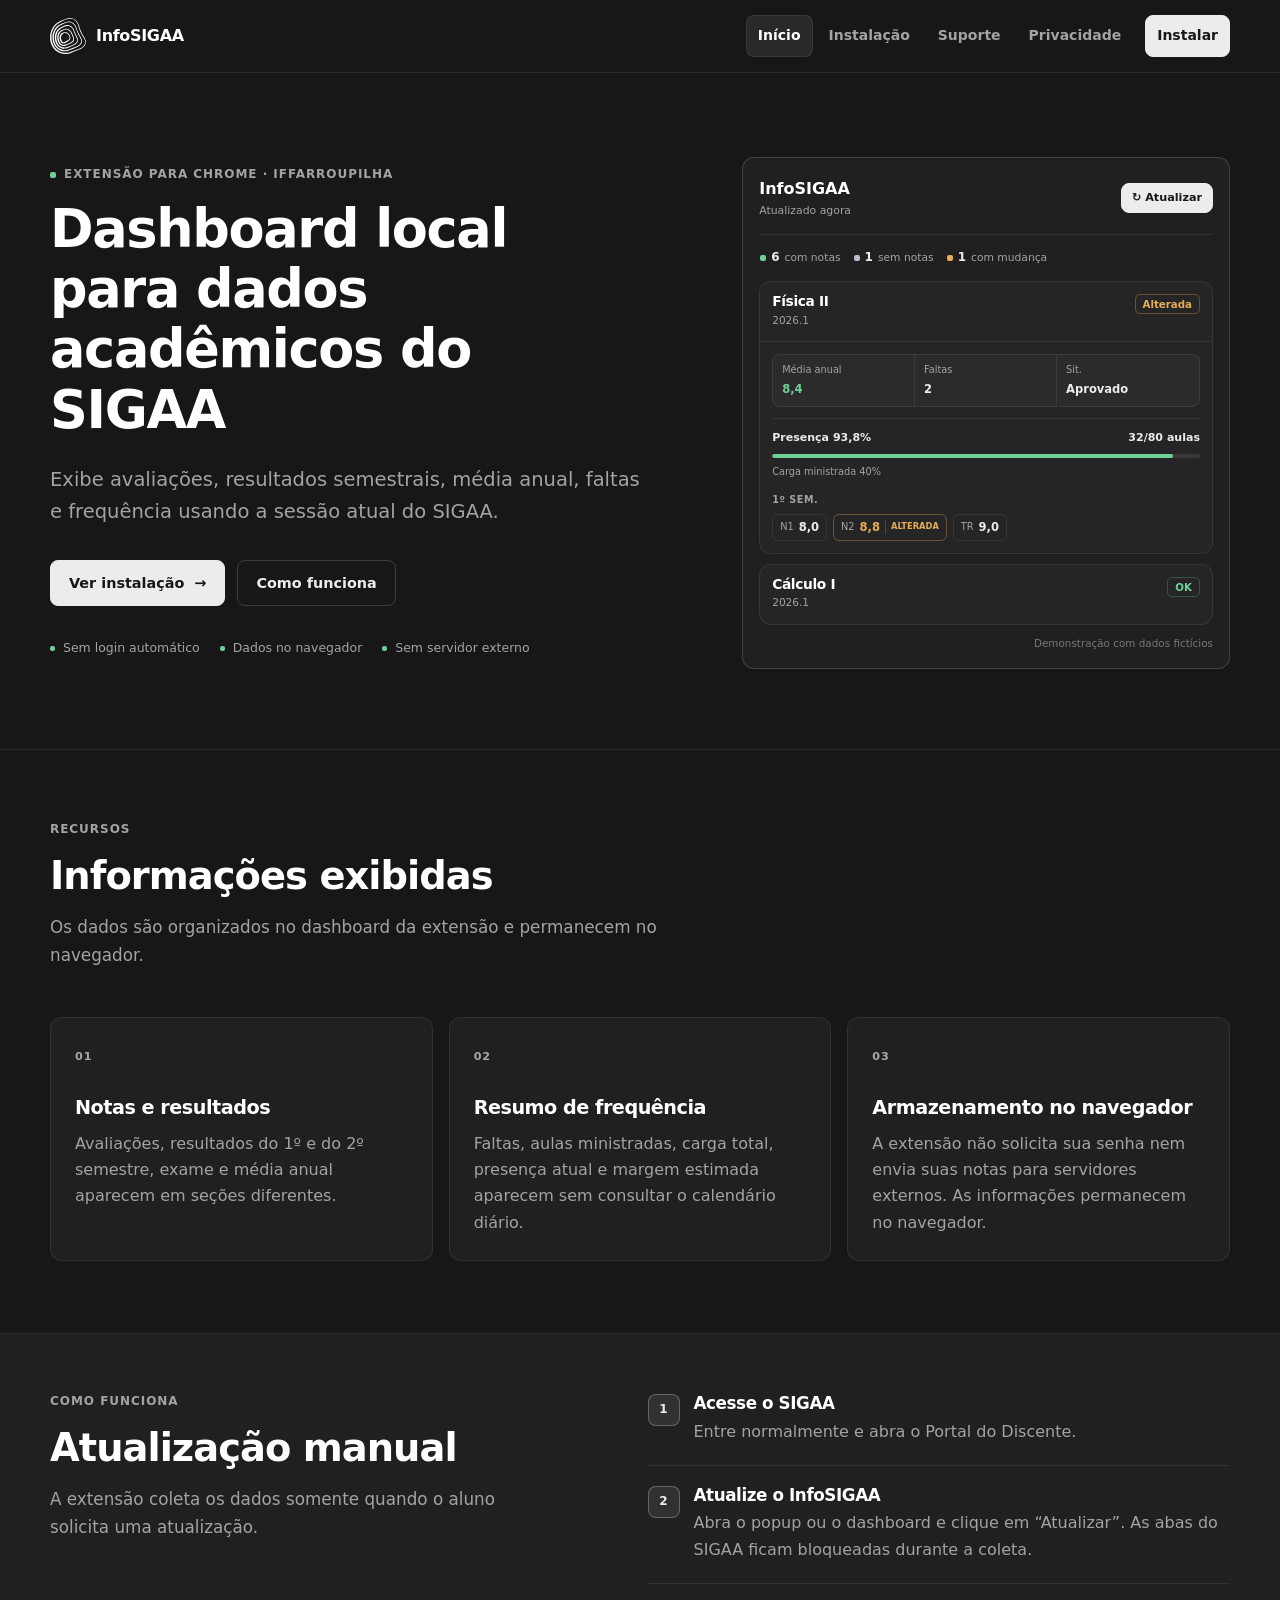
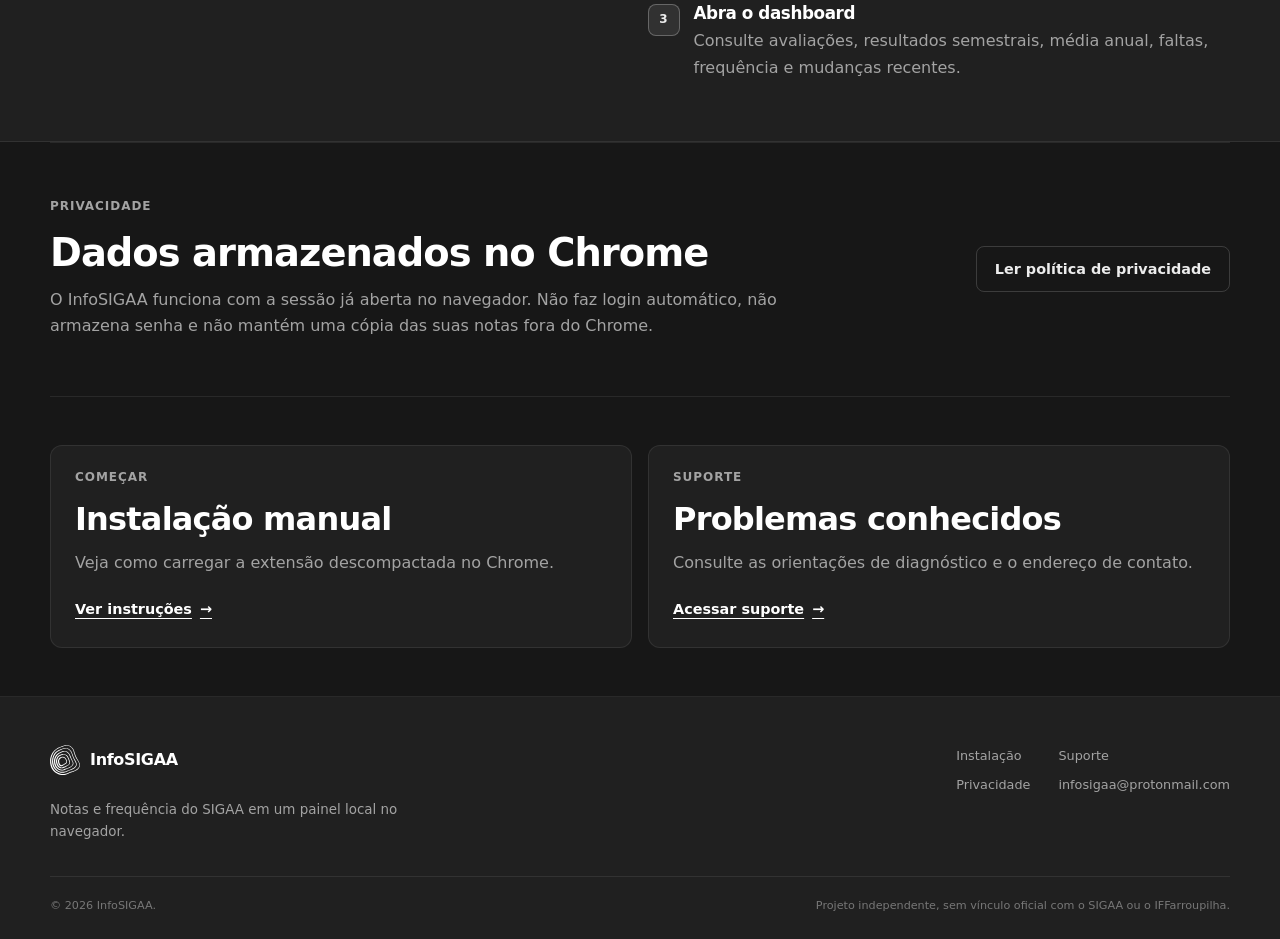
<file: website/index.html>
<!doctype html>
<html lang="pt-BR">
  <head>
    <meta charset="utf-8">
    <meta name="viewport" content="width=device-width, initial-scale=1">
    <meta name="description" content="InfoSIGAA organiza notas, mudanças recentes e frequência do SIGAA em um painel local no Chrome.">
    <meta name="theme-color" content="#171717">
    <meta name="color-scheme" content="dark">
    <title>InfoSIGAA — Suas notas do SIGAA em um painel claro</title>
    <link rel="icon" type="image/svg+xml" href="assets/brand/favicon.svg?v=3">
    <link rel="apple-touch-icon" href="assets/brand/apple-touch-icon.png">
    <link rel="stylesheet" href="assets/css/site.css">
    <script src="assets/js/site.js" defer></script>
  </head>
  <body>
    <a class="skip-link" href="#conteudo">Pular para o conteúdo</a>

    <header class="site-header">
      <div class="container header-inner">
        <a class="brand" href="./" aria-label="InfoSIGAA — página inicial">
          <img src="assets/brand/logo-mark-white.svg" alt="" width="36" height="36">
          <span>InfoSIGAA</span>
        </a>
        <button class="nav-toggle" type="button" aria-expanded="false" aria-controls="site-nav" data-nav-toggle>
          <span class="nav-toggle-label">Menu</span>
          <span class="nav-toggle-icon" aria-hidden="true"></span>
        </button>
        <nav class="site-nav" id="site-nav" aria-label="Navegação principal" data-site-nav>
          <a href="./" aria-current="page">Início</a>
          <a href="instalacao/">Instalação</a>
          <a href="suporte/">Suporte</a>
          <a href="privacidade/">Privacidade</a>
          <a class="nav-cta" href="instalacao/">Instalar</a>
        </nav>
      </div>
    </header>

    <main id="conteudo">
      <section class="hero" aria-labelledby="hero-title">
        <div class="container hero-grid">
          <div class="hero-copy">
            <p class="eyebrow"><span class="status-dot ok" aria-hidden="true"></span> Extensão para Chrome · IFFarroupilha</p>
            <h1 id="hero-title">Dashboard local para dados acadêmicos do SIGAA</h1>
            <p class="hero-lead">Exibe avaliações, resultados semestrais, média anual, faltas e frequência usando a sessão atual do SIGAA.</p>
            <div class="button-row">
              <a class="button button-primary" href="instalacao/">
                Ver instalação
                <span aria-hidden="true">→</span>
              </a>
              <a class="button button-secondary" href="#como-funciona">Como funciona</a>
            </div>
            <ul class="trust-list" aria-label="Destaques de privacidade">
              <li>Sem login automático</li>
              <li>Dados no navegador</li>
              <li>Sem servidor externo</li>
            </ul>
          </div>

          <div class="product-preview" aria-label="Prévia ilustrativa do painel InfoSIGAA">
            <div class="preview-toolbar">
              <div>
                <p class="preview-title">InfoSIGAA</p>
                <p class="preview-muted">Atualizado agora</p>
              </div>
              <span class="preview-button" aria-hidden="true">↻ Atualizar</span>
            </div>
            <div class="preview-status" aria-label="Resumo ilustrativo">
              <span><i class="status-dot ok"></i><strong>6</strong> com notas</span>
              <span><i class="status-dot info"></i><strong>1</strong> sem notas</span>
              <span><i class="status-dot warning"></i><strong>1</strong> com mudança</span>
            </div>
            <article class="preview-course">
              <header class="preview-course-header">
                <div>
                  <h2>Física II</h2>
                  <p>2026.1</p>
                </div>
                <span class="badge changed">Alterada</span>
              </header>
              <div class="preview-course-body">
                <div class="preview-stats">
                  <span><small>Média anual</small><strong class="ok-text">8,4</strong></span>
                  <span><small>Faltas</small><strong>2</strong></span>
                  <span><small>Sit.</small><strong>Aprovado</strong></span>
                </div>
                <div class="preview-attendance">
                  <div><span>Presença 93,8%</span><span>32/80 aulas</span></div>
                  <div class="attendance-bar"><span style="width: 93.8%"></span></div>
                  <small>Carga ministrada 40%</small>
                </div>
                <p class="preview-label">1º sem.</p>
                <div class="preview-grades">
                  <span><small>N1</small><strong>8,0</strong></span>
                  <span class="changed"><small>N2</small><strong>8,8</strong><em>Alterada</em></span>
                  <span><small>TR</small><strong>9,0</strong></span>
                </div>
              </div>
            </article>
            <article class="preview-course compact-course">
              <header class="preview-course-header">
                <div>
                  <h2>Cálculo I</h2>
                  <p>2026.1</p>
                </div>
                <span class="badge ok">OK</span>
              </header>
            </article>
            <p class="preview-disclaimer">Demonstração com dados fictícios</p>
          </div>
        </div>
      </section>

      <section class="section" aria-labelledby="beneficios-title">
        <div class="container">
          <div class="section-heading">
            <p class="eyebrow">Recursos</p>
            <h2 id="beneficios-title">Informações exibidas</h2>
            <p>Os dados são organizados no dashboard da extensão e permanecem no navegador.</p>
          </div>
          <div class="feature-grid">
            <article class="feature-card">
              <span class="feature-index">01</span>
              <h3>Notas e resultados</h3>
              <p>Avaliações, resultados do 1º e do 2º semestre, exame e média anual aparecem em seções diferentes.</p>
            </article>
            <article class="feature-card">
              <span class="feature-index warning-text">02</span>
              <h3>Resumo de frequência</h3>
              <p>Faltas, aulas ministradas, carga total, presença atual e margem estimada aparecem sem consultar o calendário diário.</p>
            </article>
            <article class="feature-card">
              <span class="feature-index ok-text">03</span>
              <h3>Armazenamento no navegador</h3>
              <p>A extensão não solicita sua senha nem envia suas notas para servidores externos. As informações permanecem no navegador.</p>
            </article>
          </div>
        </div>
      </section>

      <section class="section section-muted" id="como-funciona" aria-labelledby="funcionamento-title">
        <div class="container split-heading">
          <div class="section-heading">
            <p class="eyebrow">Como funciona</p>
            <h2 id="funcionamento-title">Atualização manual</h2>
            <p>A extensão coleta os dados somente quando o aluno solicita uma atualização.</p>
          </div>
          <ol class="steps-list">
            <li>
              <span>1</span>
              <div><h3>Acesse o SIGAA</h3><p>Entre normalmente e abra o Portal do Discente.</p></div>
            </li>
            <li>
              <span>2</span>
              <div><h3>Atualize o InfoSIGAA</h3><p>Abra o popup ou o dashboard e clique em “Atualizar”. As abas do SIGAA ficam bloqueadas durante a coleta.</p></div>
            </li>
            <li>
              <span>3</span>
              <div><h3>Abra o dashboard</h3><p>Consulte avaliações, resultados semestrais, média anual, faltas, frequência e mudanças recentes.</p></div>
            </li>
          </ol>
        </div>
      </section>

      <section class="section" aria-labelledby="privacidade-resumo-title">
        <div class="container privacy-panel">
          <div>
            <p class="eyebrow"><span class="status-dot ok" aria-hidden="true"></span> Privacidade</p>
            <h2 id="privacidade-resumo-title">Dados armazenados no Chrome</h2>
            <p>O InfoSIGAA funciona com a sessão já aberta no navegador. Não faz login automático, não armazena senha e não mantém uma cópia das suas notas fora do Chrome.</p>
          </div>
          <a class="button button-secondary" href="privacidade/">Ler política de privacidade</a>
        </div>
      </section>

      <section class="section section-compact" aria-label="Próximos passos">
        <div class="container action-grid">
          <article class="action-card">
            <p class="eyebrow">Começar</p>
            <h2>Instalação manual</h2>
            <p>Veja como carregar a extensão descompactada no Chrome.</p>
            <a class="text-link" href="instalacao/">Ver instruções <span aria-hidden="true">→</span></a>
          </article>
          <article class="action-card">
            <p class="eyebrow">Suporte</p>
            <h2>Problemas conhecidos</h2>
            <p>Consulte as orientações de diagnóstico e o endereço de contato.</p>
            <a class="text-link" href="suporte/">Acessar suporte <span aria-hidden="true">→</span></a>
          </article>
        </div>
      </section>
    </main>

    <footer class="site-footer">
      <div class="container footer-grid">
        <div class="footer-brand">
          <a class="brand" href="./"><img src="assets/brand/logo-mark-white.svg" alt="" width="30" height="30"><span>InfoSIGAA</span></a>
          <p>Notas e frequência do SIGAA em um painel local no navegador.</p>
        </div>
        <nav aria-label="Links do rodapé">
          <a href="instalacao/">Instalação</a>
          <a href="suporte/">Suporte</a>
          <a href="privacidade/">Privacidade</a>
          <a href="mailto:infosigaa@protonmail.com">infosigaa@protonmail.com</a>
        </nav>
      </div>
      <div class="container footer-meta">
        <p>© <span data-current-year>2026</span> InfoSIGAA.</p>
        <p>Projeto independente, sem vínculo oficial com o SIGAA ou o IFFarroupilha.</p>
      </div>
    </footer>
  </body>
</html>
</file>
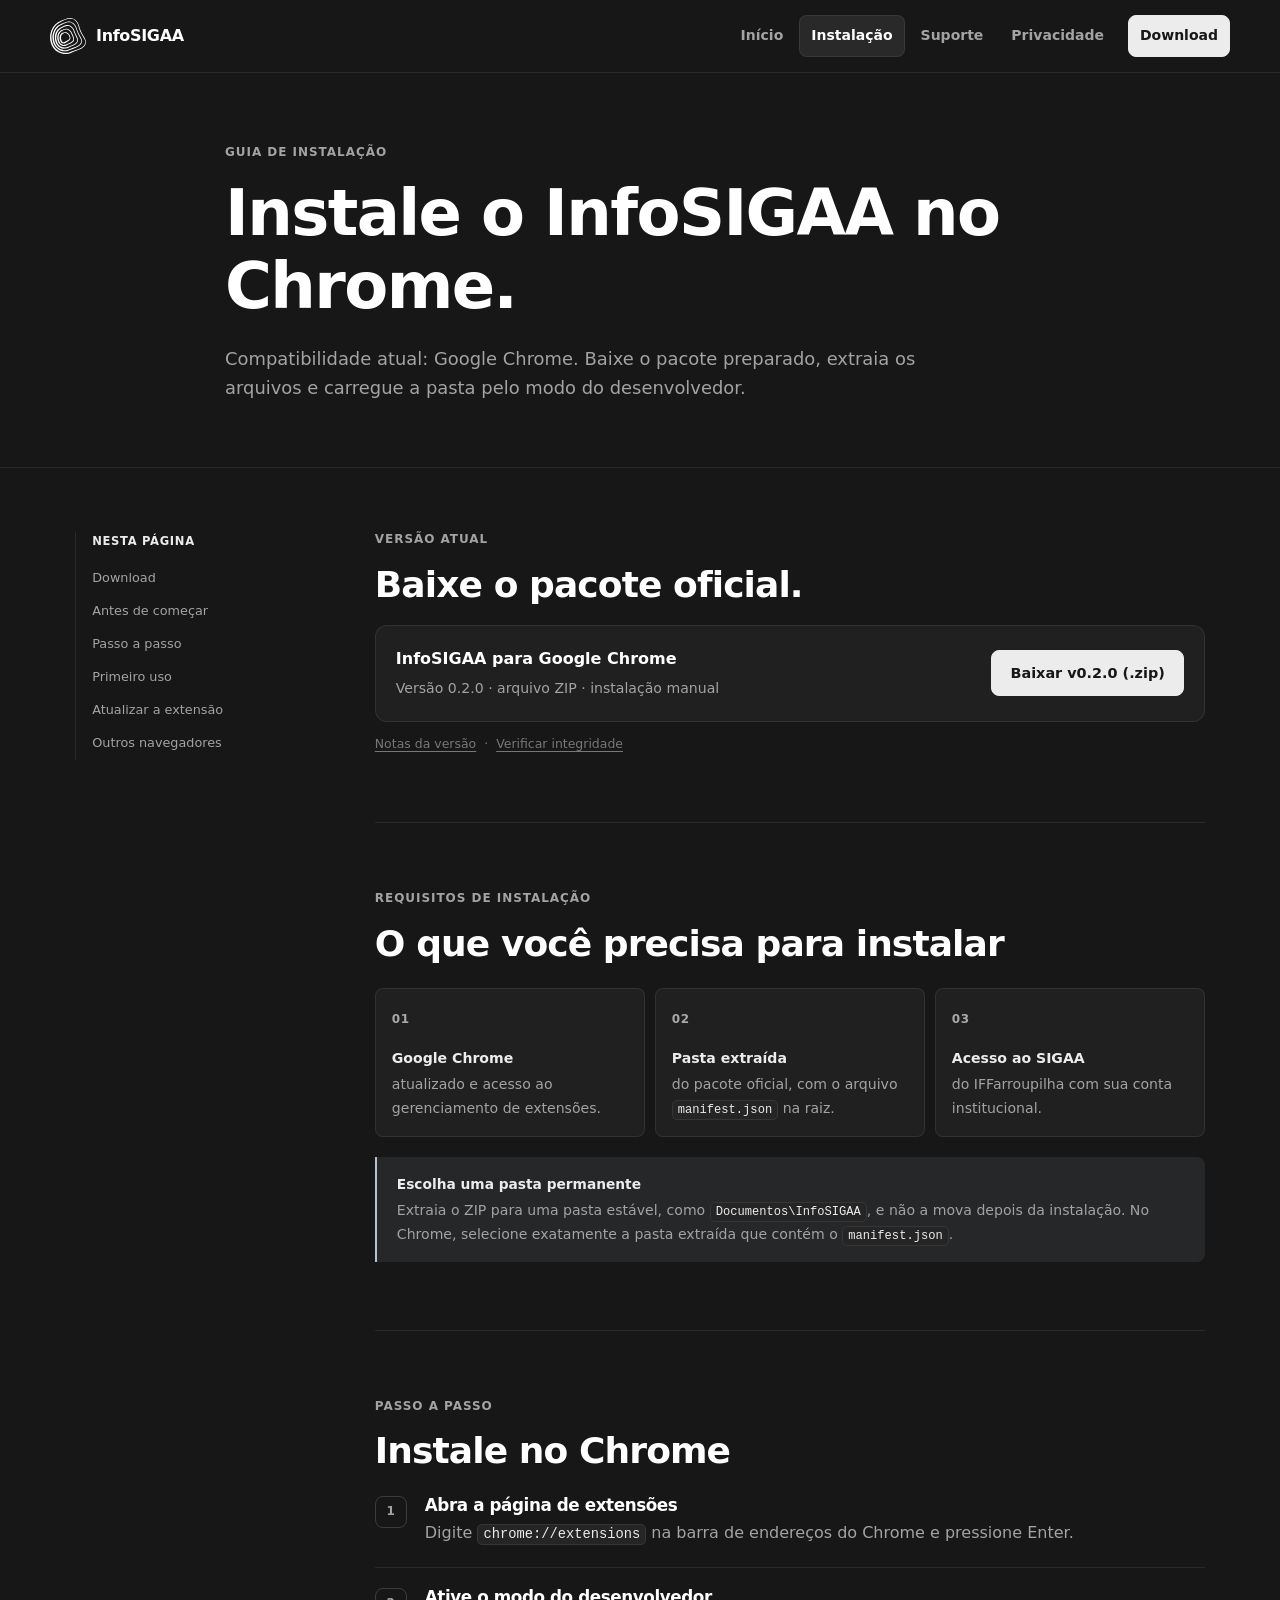
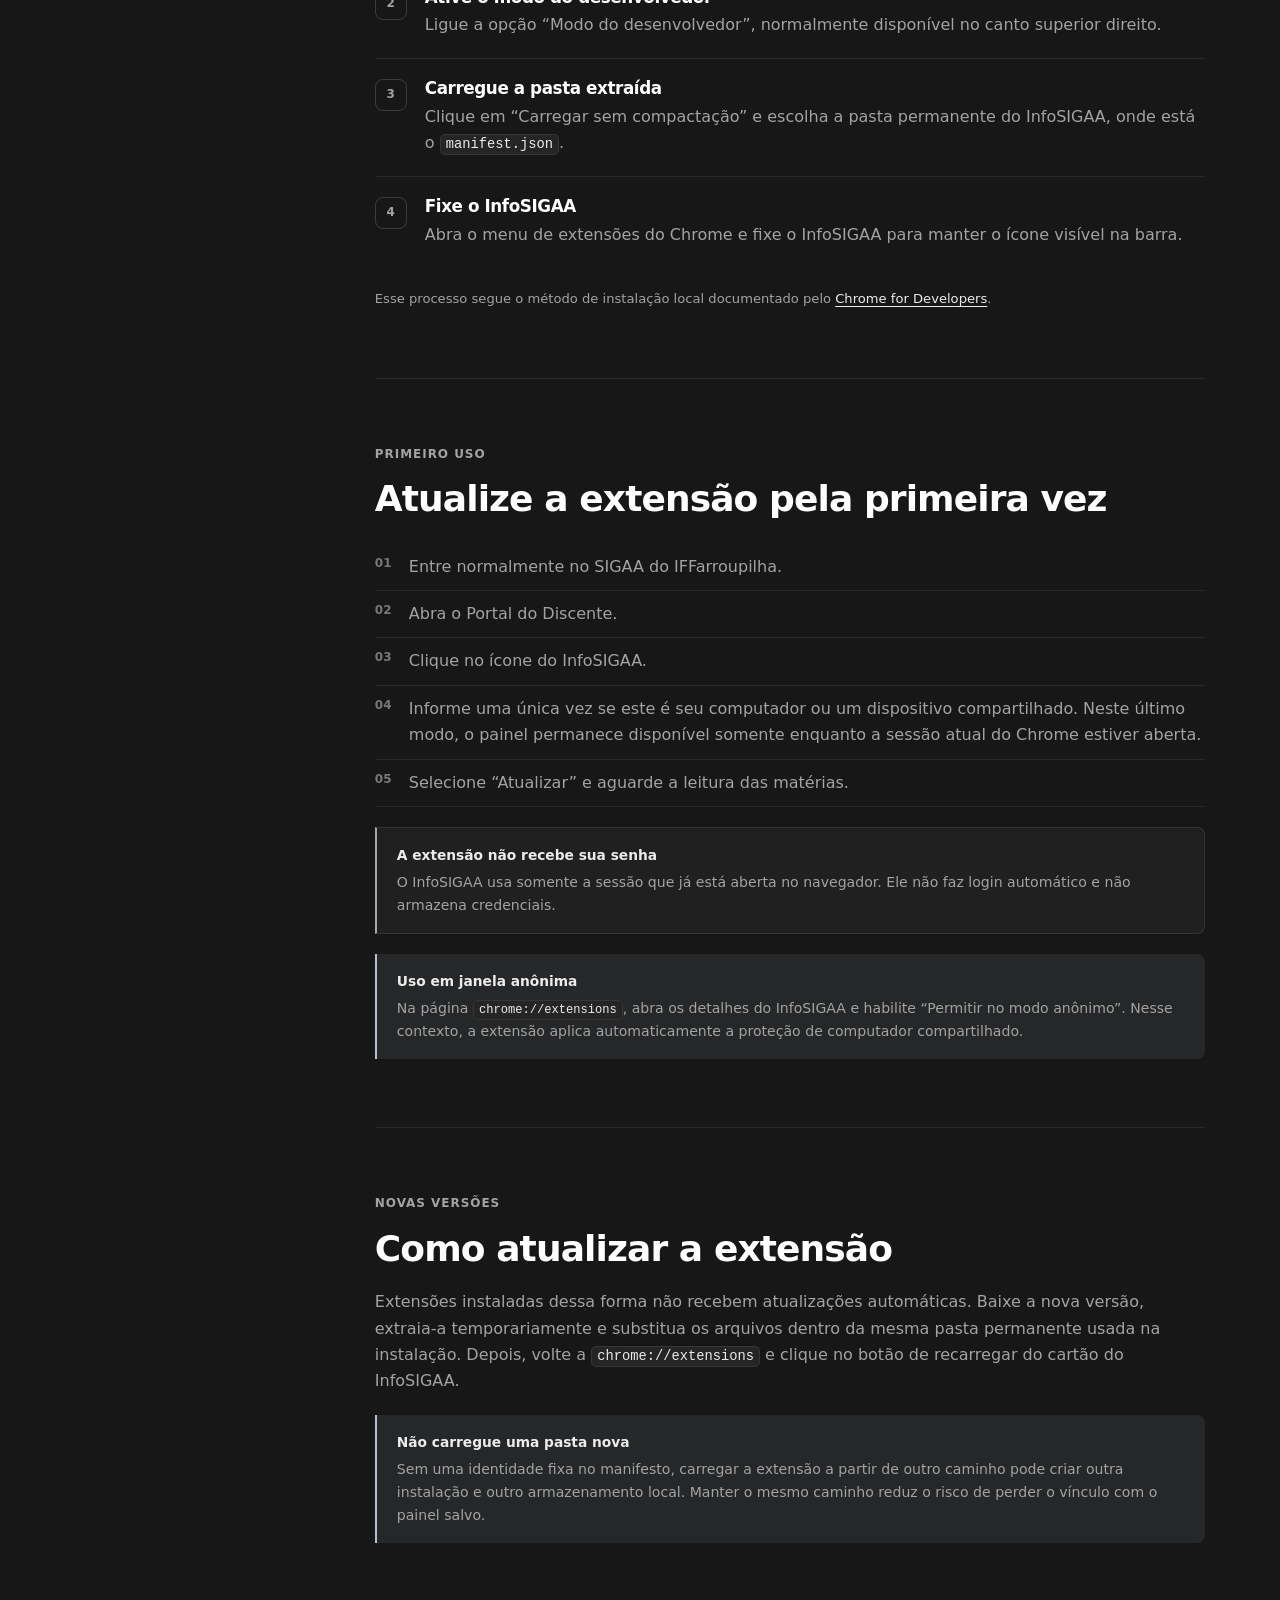
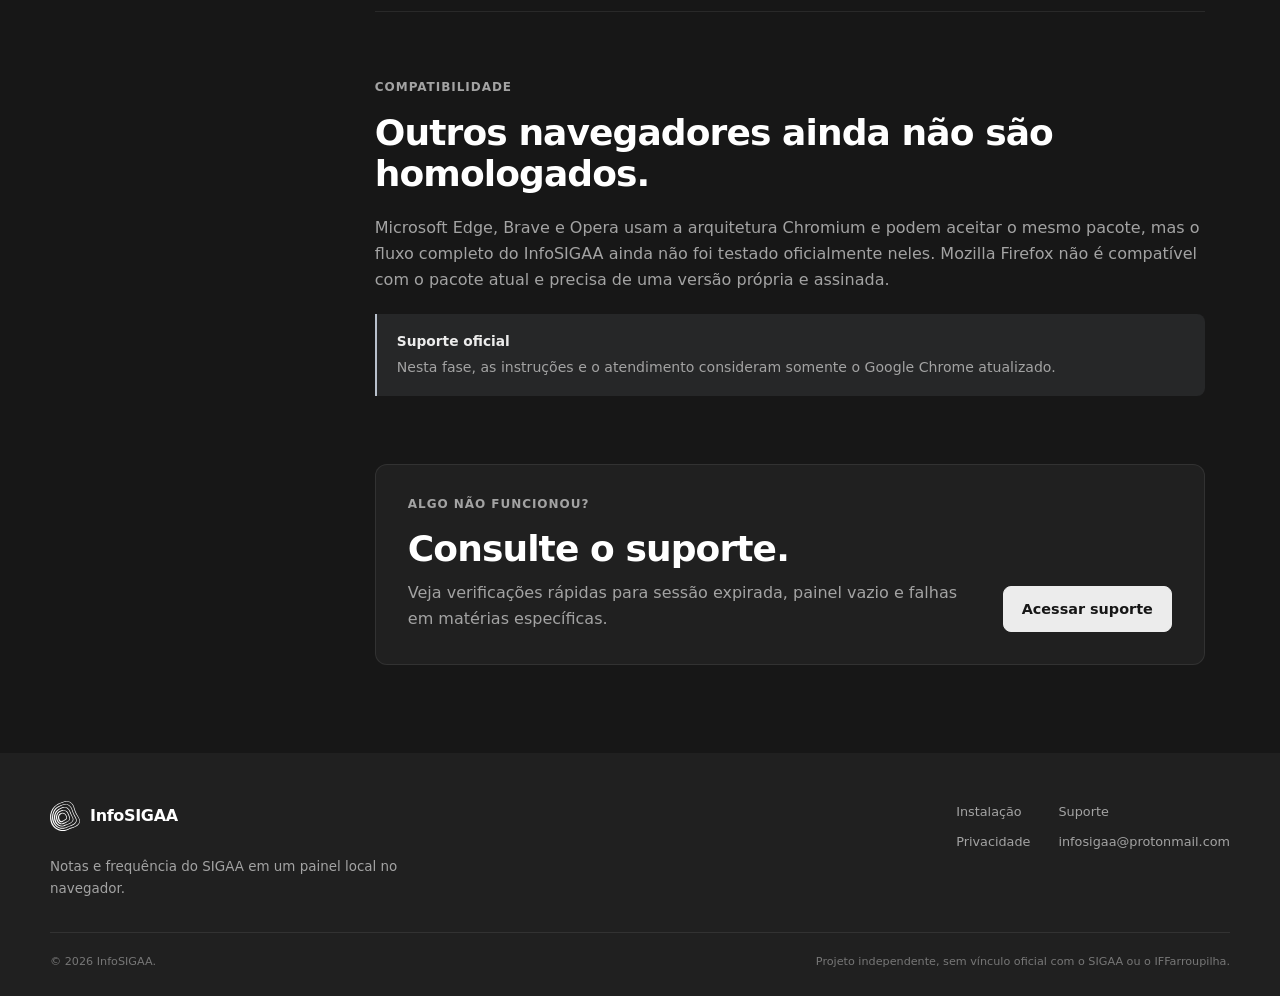
<file: website/instalacao/index.html>
<!doctype html>
<html lang="pt-BR">
  <head>
    <meta charset="utf-8">
    <meta name="viewport" content="width=device-width, initial-scale=1">
    <meta name="description" content="Veja como instalar manualmente o InfoSIGAA no Chrome e começar a acompanhar suas notas no SIGAA.">
    <meta name="theme-color" content="#171717">
    <meta name="color-scheme" content="dark">
    <title>Instalação — InfoSIGAA</title>
    <link rel="icon" type="image/svg+xml" href="../assets/brand/favicon.svg?v=3">
    <link rel="apple-touch-icon" href="../assets/brand/apple-touch-icon.png">
    <link rel="stylesheet" href="../assets/css/site.css">
    <script src="../assets/js/site.js" defer></script>
  </head>
  <body>
    <a class="skip-link" href="#conteudo">Pular para o conteúdo</a>
    <header class="site-header">
      <div class="container header-inner">
        <a class="brand" href="../" aria-label="InfoSIGAA — página inicial"><img src="../assets/brand/logo-mark-white.svg" alt="" width="36" height="36"><span>InfoSIGAA</span></a>
        <button class="nav-toggle" type="button" aria-expanded="false" aria-controls="site-nav" data-nav-toggle><span class="nav-toggle-label">Menu</span><span class="nav-toggle-icon" aria-hidden="true"></span></button>
        <nav class="site-nav" id="site-nav" aria-label="Navegação principal" data-site-nav>
          <a href="../">Início</a><a href="./" aria-current="page">Instalação</a><a href="../suporte/">Suporte</a><a href="../privacidade/">Privacidade</a><a class="nav-cta" href="#download">Download</a>
        </nav>
      </div>
    </header>

    <main id="conteudo">
      <section class="page-hero" aria-labelledby="page-title">
        <div class="container narrow-container">
          <p class="eyebrow">Guia de instalação</p>
          <h1 id="page-title">Instale o InfoSIGAA no Chrome.</h1>
          <p>Compatibilidade atual: Google Chrome. Baixe o pacote preparado, extraia os arquivos e carregue a pasta pelo modo do desenvolvedor.</p>
        </div>
      </section>

      <div class="container page-layout">
        <aside class="page-index" aria-label="Nesta página">
          <p>Nesta página</p>
          <nav><a href="#download">Download</a><a href="#antes">Antes de começar</a><a href="#passos">Passo a passo</a><a href="#primeiro-uso">Primeiro uso</a><a href="#atualizar">Atualizar a extensão</a><a href="#navegadores">Outros navegadores</a></nav>
        </aside>

        <div class="prose">
          <section id="download">
            <p class="eyebrow">Versão atual</p>
            <h2>Baixe o pacote oficial.</h2>
            <div class="download-card" data-download-status="available">
              <div>
                <strong>InfoSIGAA para Google Chrome</strong>
                <span>Versão 0.2.0 · arquivo ZIP · instalação manual</span>
              </div>
              <a class="button button-primary" href="https://github.com/pedroSalles08/InfoSIGAA/releases/download/v0.2.0/InfoSIGAA-Chrome-v0.2.0.zip">Baixar v0.2.0 (.zip)</a>
            </div>
            <p class="download-links"><a href="https://github.com/pedroSalles08/InfoSIGAA/releases/tag/v0.2.0">Notas da versão</a><span aria-hidden="true">·</span><a href="https://github.com/pedroSalles08/InfoSIGAA/releases/download/v0.2.0/InfoSIGAA-Chrome-v0.2.0.zip.sha256">Verificar integridade</a></p>
          </section>

          <section id="antes">
            <p class="eyebrow">Requisitos de instalação</p>
            <h2>O que você precisa para instalar</h2>
            <div class="check-grid">
              <div><span aria-hidden="true">01</span><p><strong>Google Chrome</strong> atualizado e acesso ao gerenciamento de extensões.</p></div>
              <div><span aria-hidden="true">02</span><p><strong>Pasta extraída</strong> do pacote oficial, com o arquivo <code>manifest.json</code> na raiz.</p></div>
              <div><span aria-hidden="true">03</span><p><strong>Acesso ao SIGAA</strong> do IFFarroupilha com sua conta institucional.</p></div>
            </div>
            <div class="notice notice-info"><strong>Escolha uma pasta permanente</strong><p>Extraia o ZIP para uma pasta estável, como <code>Documentos\InfoSIGAA</code>, e não a mova depois da instalação. No Chrome, selecione exatamente a pasta extraída que contém o <code>manifest.json</code>.</p></div>
          </section>

          <section id="passos">
            <p class="eyebrow">Passo a passo</p>
            <h2>Instale no Chrome</h2>
            <ol class="installation-steps">
              <li><span>1</span><div><h3>Abra a página de extensões</h3><p>Digite <code>chrome://extensions</code> na barra de endereços do Chrome e pressione Enter.</p></div></li>
              <li><span>2</span><div><h3>Ative o modo do desenvolvedor</h3><p>Ligue a opção “Modo do desenvolvedor”, normalmente disponível no canto superior direito.</p></div></li>
              <li><span>3</span><div><h3>Carregue a pasta extraída</h3><p>Clique em “Carregar sem compactação” e escolha a pasta permanente do InfoSIGAA, onde está o <code>manifest.json</code>.</p></div></li>
              <li><span>4</span><div><h3>Fixe o InfoSIGAA</h3><p>Abra o menu de extensões do Chrome e fixe o InfoSIGAA para manter o ícone visível na barra.</p></div></li>
            </ol>
            <p class="source-note">Esse processo segue o método de instalação local documentado pelo <a href="https://developer.chrome.com/docs/extensions/get-started/tutorial/hello-world#load-unpacked" rel="noopener noreferrer">Chrome for Developers</a>.</p>
          </section>

          <section id="primeiro-uso">
            <p class="eyebrow">Primeiro uso</p>
            <h2>Atualize a extensão pela primeira vez</h2>
            <ol class="plain-steps">
              <li>Entre normalmente no SIGAA do IFFarroupilha.</li>
              <li>Abra o Portal do Discente.</li>
              <li>Clique no ícone do InfoSIGAA.</li>
              <li>Informe uma única vez se este é seu computador ou um dispositivo compartilhado. Neste último modo, o painel permanece disponível somente enquanto a sessão atual do Chrome estiver aberta.</li>
              <li>Selecione “Atualizar” e aguarde a leitura das matérias.</li>
            </ol>
            <div class="notice notice-neutral"><strong>A extensão não recebe sua senha</strong><p>O InfoSIGAA usa somente a sessão que já está aberta no navegador. Ele não faz login automático e não armazena credenciais.</p></div>
            <div class="notice notice-info"><strong>Uso em janela anônima</strong><p>Na página <code>chrome://extensions</code>, abra os detalhes do InfoSIGAA e habilite “Permitir no modo anônimo”. Nesse contexto, a extensão aplica automaticamente a proteção de computador compartilhado.</p></div>
          </section>

          <section id="atualizar">
            <p class="eyebrow">Novas versões</p>
            <h2>Como atualizar a extensão</h2>
            <p>Extensões instaladas dessa forma não recebem atualizações automáticas. Baixe a nova versão, extraia-a temporariamente e substitua os arquivos dentro da mesma pasta permanente usada na instalação. Depois, volte a <code>chrome://extensions</code> e clique no botão de recarregar do cartão do InfoSIGAA.</p>
            <div class="notice notice-info"><strong>Não carregue uma pasta nova</strong><p>Sem uma identidade fixa no manifesto, carregar a extensão a partir de outro caminho pode criar outra instalação e outro armazenamento local. Manter o mesmo caminho reduz o risco de perder o vínculo com o painel salvo.</p></div>
          </section>

          <section id="navegadores">
            <p class="eyebrow">Compatibilidade</p>
            <h2>Outros navegadores ainda não são homologados.</h2>
            <p>Microsoft Edge, Brave e Opera usam a arquitetura Chromium e podem aceitar o mesmo pacote, mas o fluxo completo do InfoSIGAA ainda não foi testado oficialmente neles. Mozilla Firefox não é compatível com o pacote atual e precisa de uma versão própria e assinada.</p>
            <div class="notice notice-info"><strong>Suporte oficial</strong><p>Nesta fase, as instruções e o atendimento consideram somente o Google Chrome atualizado.</p></div>
          </section>

          <section class="inline-cta" aria-labelledby="installation-help-title">
            <div><p class="eyebrow">Algo não funcionou?</p><h2 id="installation-help-title">Consulte o suporte.</h2><p>Veja verificações rápidas para sessão expirada, painel vazio e falhas em matérias específicas.</p></div>
            <a class="button button-primary" href="../suporte/">Acessar suporte</a>
          </section>
        </div>
      </div>
    </main>

    <footer class="site-footer">
      <div class="container footer-grid"><div class="footer-brand"><a class="brand" href="../"><img src="../assets/brand/logo-mark-white.svg" alt="" width="30" height="30"><span>InfoSIGAA</span></a><p>Notas e frequência do SIGAA em um painel local no navegador.</p></div><nav aria-label="Links do rodapé"><a href="./">Instalação</a><a href="../suporte/">Suporte</a><a href="../privacidade/">Privacidade</a><a href="mailto:infosigaa@protonmail.com">infosigaa@protonmail.com</a></nav></div>
      <div class="container footer-meta"><p>© <span data-current-year>2026</span> InfoSIGAA.</p><p>Projeto independente, sem vínculo oficial com o SIGAA ou o IFFarroupilha.</p></div>
    </footer>
  </body>
</html>
</file>
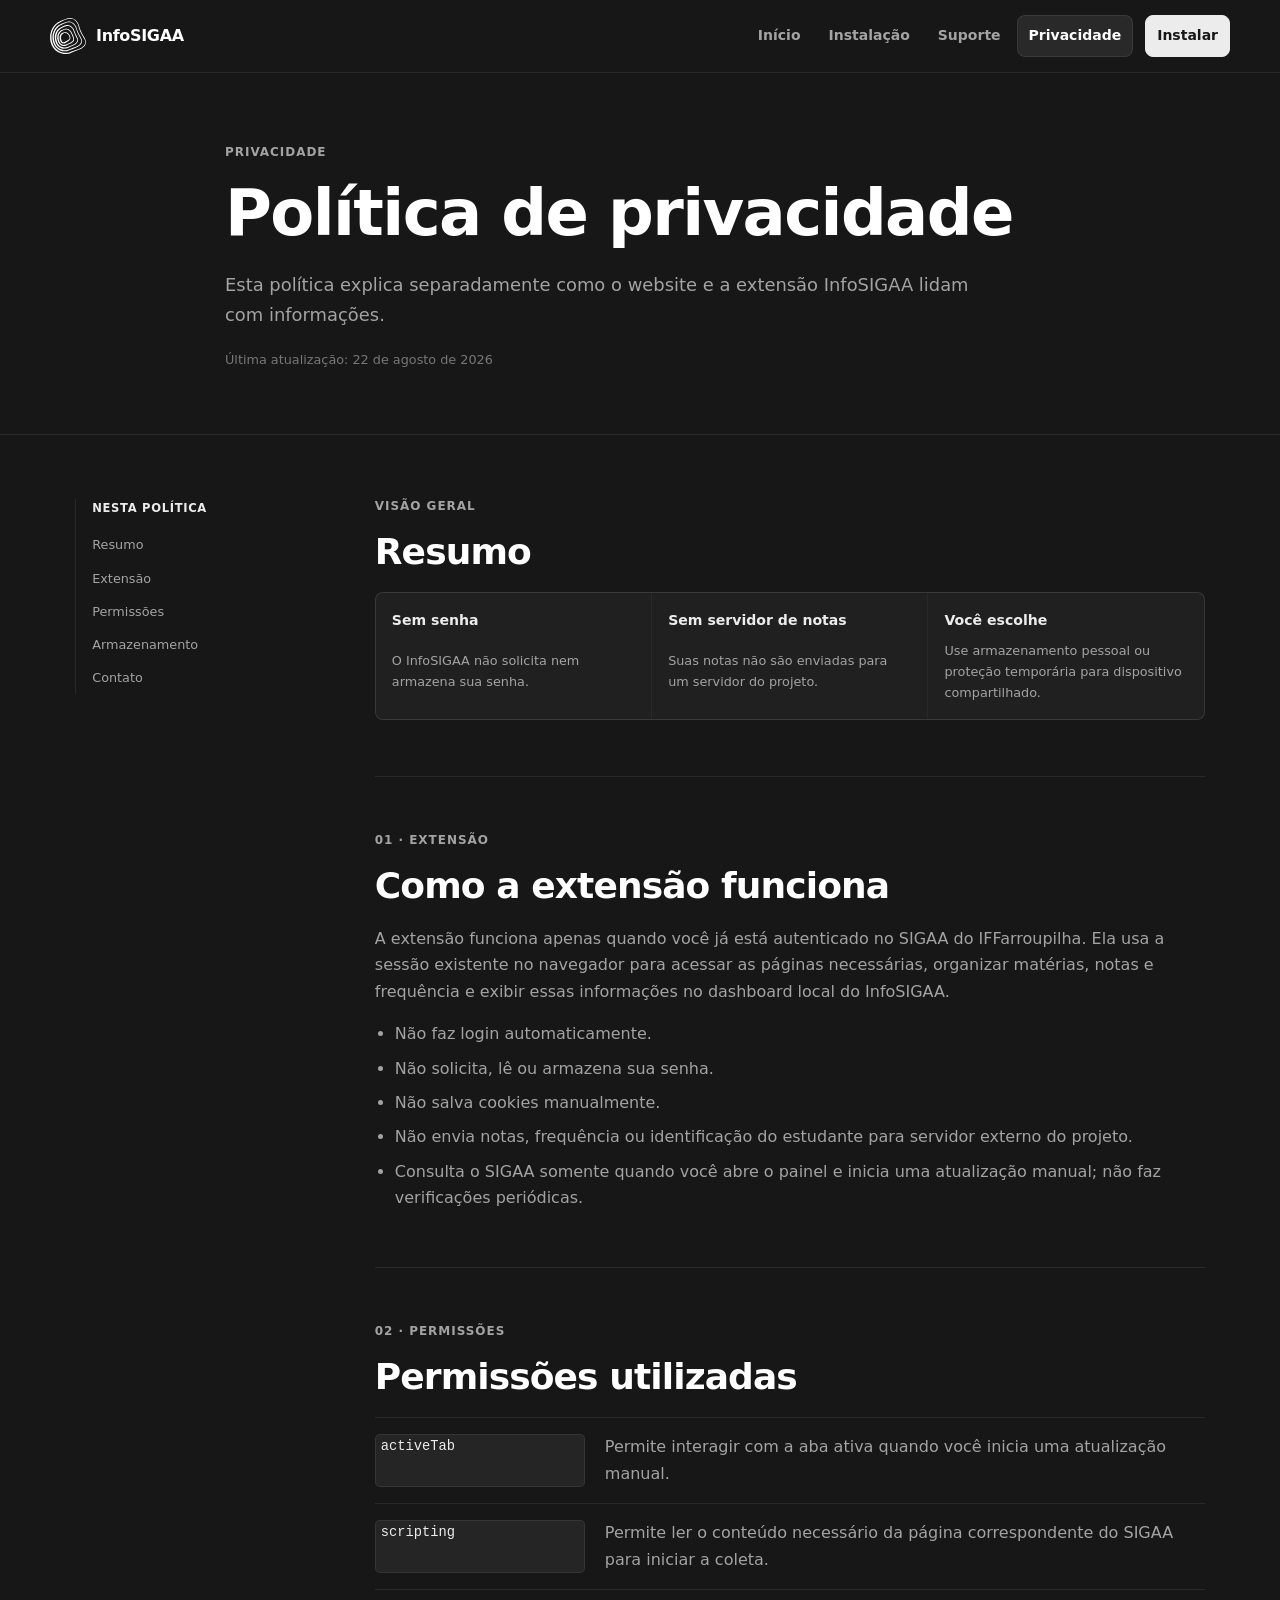
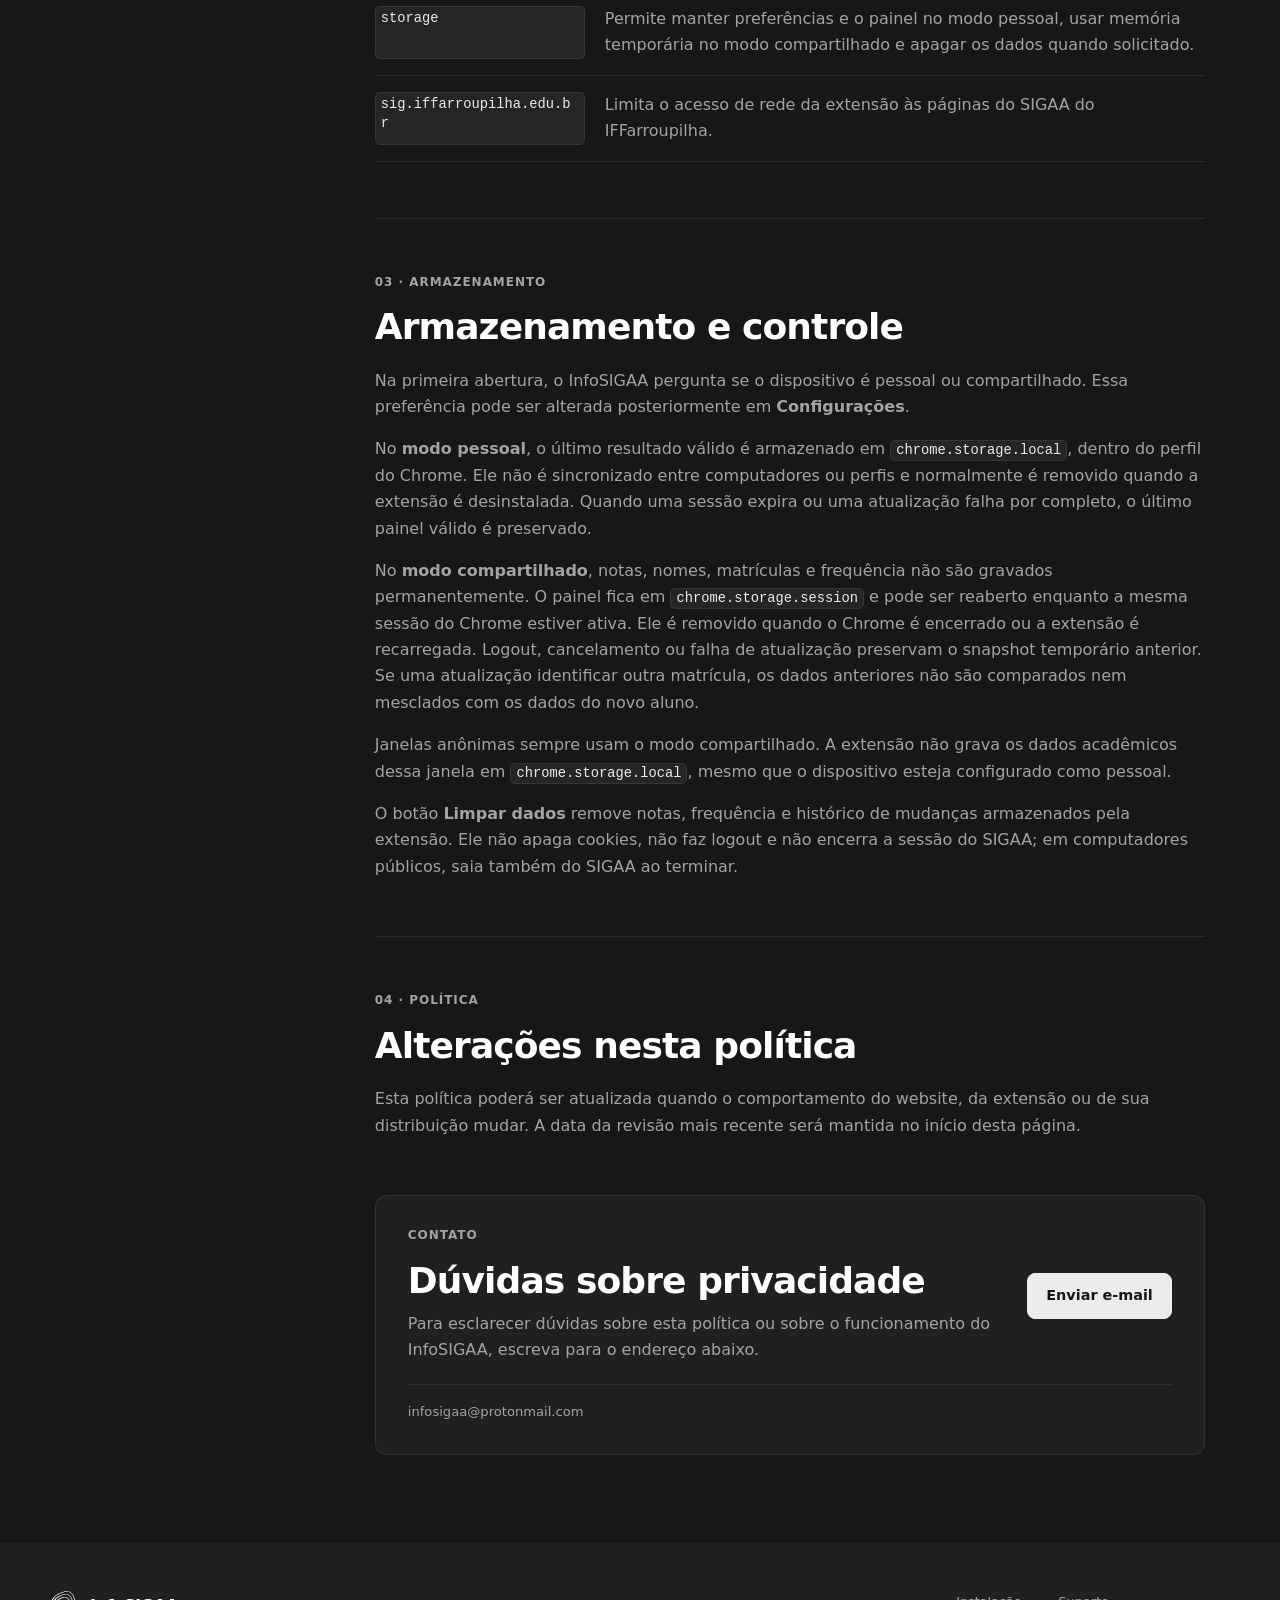
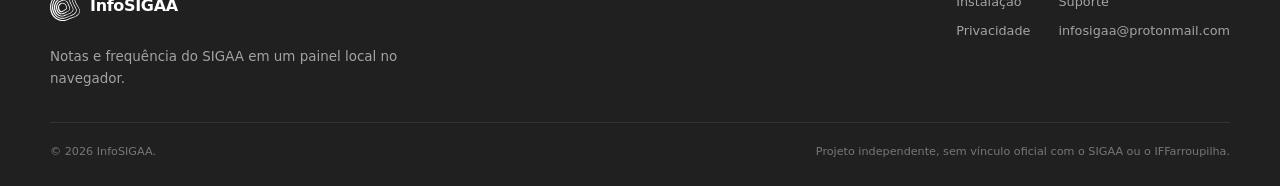
<file: website/privacidade/index.html>
<!doctype html>
<html lang="pt-BR">
  <head>
    <meta charset="utf-8">
    <meta name="viewport" content="width=device-width, initial-scale=1">
    <meta name="description" content="Política de privacidade do site e da extensão InfoSIGAA.">
    <meta name="theme-color" content="#171717">
    <meta name="color-scheme" content="dark">
    <title>Política de privacidade — InfoSIGAA</title>
    <link rel="icon" type="image/svg+xml" href="../assets/brand/favicon.svg?v=3">
    <link rel="apple-touch-icon" href="../assets/brand/apple-touch-icon.png">
    <link rel="stylesheet" href="../assets/css/site.css">
    <script src="../assets/js/site.js" defer></script>
  </head>
  <body>
    <a class="skip-link" href="#conteudo">Pular para o conteúdo</a>
    <header class="site-header">
      <div class="container header-inner">
        <a class="brand" href="../" aria-label="InfoSIGAA — página inicial"><img src="../assets/brand/logo-mark-white.svg" alt="" width="36" height="36"><span>InfoSIGAA</span></a>
        <button class="nav-toggle" type="button" aria-expanded="false" aria-controls="site-nav" data-nav-toggle><span class="nav-toggle-label">Menu</span><span class="nav-toggle-icon" aria-hidden="true"></span></button>
        <nav class="site-nav" id="site-nav" aria-label="Navegação principal" data-site-nav><a href="../">Início</a><a href="../instalacao/">Instalação</a><a href="../suporte/">Suporte</a><a href="./" aria-current="page">Privacidade</a><a class="nav-cta" href="../instalacao/">Instalar</a></nav>
      </div>
    </header>

    <main id="conteudo">
      <section class="page-hero" aria-labelledby="page-title">
        <div class="container narrow-container"><p class="eyebrow">Privacidade</p><h1 id="page-title">Política de privacidade</h1><p>Esta política explica separadamente como o website e a extensão InfoSIGAA lidam com informações.</p><p class="updated-date">Última atualização: 22 de agosto de 2026</p></div>
      </section>

      <div class="container page-layout legal-layout">
        <aside class="page-index" aria-label="Nesta política"><p>Nesta política</p><nav><a href="#resumo">Resumo</a><a href="#extensao">Extensão</a><a href="#permissoes">Permissões</a><a href="#armazenamento">Armazenamento</a><a href="#contato">Contato</a></nav></aside>
        <article class="prose legal-copy">
          <section id="resumo">
            <p class="eyebrow">Visão geral</p><h2>Resumo</h2>
            <div class="privacy-summary-grid">
              <div><strong>Sem senha</strong><span>O InfoSIGAA não solicita nem armazena sua senha.</span></div>
              <div><strong>Sem servidor de notas</strong><span>Suas notas não são enviadas para um servidor do projeto.</span></div>
              <div><strong>Você escolhe</strong><span>Use armazenamento pessoal ou proteção temporária para dispositivo compartilhado.</span></div>
            </div>
          </section>

          <section id="extensao">
            <p class="eyebrow">01 · Extensão</p><h2>Como a extensão funciona</h2>
            <p>A extensão funciona apenas quando você já está autenticado no SIGAA do IFFarroupilha. Ela usa a sessão existente no navegador para acessar as páginas necessárias, organizar matérias, notas e frequência e exibir essas informações no dashboard local do InfoSIGAA.</p>
            <ul>
              <li>Não faz login automaticamente.</li>
              <li>Não solicita, lê ou armazena sua senha.</li>
              <li>Não salva cookies manualmente.</li>
              <li>Não envia notas, frequência ou identificação do estudante para servidor externo do projeto.</li>
              <li>Consulta o SIGAA somente quando você abre o painel e inicia uma atualização manual; não faz verificações periódicas.</li>
            </ul>
          </section>

          <section id="permissoes">
            <p class="eyebrow">02 · Permissões</p><h2>Permissões utilizadas</h2>
            <div class="permission-list">
              <div><code>activeTab</code><p>Permite interagir com a aba ativa quando você inicia uma atualização manual.</p></div>
              <div><code>scripting</code><p>Permite ler o conteúdo necessário da página correspondente do SIGAA para iniciar a coleta.</p></div>
              <div><code>storage</code><p>Permite manter preferências e o painel no modo pessoal, usar memória temporária no modo compartilhado e apagar os dados quando solicitado.</p></div>
              <div><code>sig.iffarroupilha.edu.br</code><p>Limita o acesso de rede da extensão às páginas do SIGAA do IFFarroupilha.</p></div>
            </div>
          </section>

          <section id="armazenamento">
            <p class="eyebrow">03 · Armazenamento</p><h2>Armazenamento e controle</h2>
            <p>Na primeira abertura, o InfoSIGAA pergunta se o dispositivo é pessoal ou compartilhado. Essa preferência pode ser alterada posteriormente em <strong>Configurações</strong>.</p>
            <p>No <strong>modo pessoal</strong>, o último resultado válido é armazenado em <code>chrome.storage.local</code>, dentro do perfil do Chrome. Ele não é sincronizado entre computadores ou perfis e normalmente é removido quando a extensão é desinstalada. Quando uma sessão expira ou uma atualização falha por completo, o último painel válido é preservado.</p>
            <p>No <strong>modo compartilhado</strong>, notas, nomes, matrículas e frequência não são gravados permanentemente. O painel fica em <code>chrome.storage.session</code> e pode ser reaberto enquanto a mesma sessão do Chrome estiver ativa. Ele é removido quando o Chrome é encerrado ou a extensão é recarregada. Logout, cancelamento ou falha de atualização preservam o snapshot temporário anterior. Se uma atualização identificar outra matrícula, os dados anteriores não são comparados nem mesclados com os dados do novo aluno.</p>
            <p>Janelas anônimas sempre usam o modo compartilhado. A extensão não grava os dados acadêmicos dessa janela em <code>chrome.storage.local</code>, mesmo que o dispositivo esteja configurado como pessoal.</p>
            <p>O botão <strong>Limpar dados</strong> remove notas, frequência e histórico de mudanças armazenados pela extensão. Ele não apaga cookies, não faz logout e não encerra a sessão do SIGAA; em computadores públicos, saia também do SIGAA ao terminar.</p>
          </section>

          <section id="alteracoes">
            <p class="eyebrow">04 · Política</p><h2>Alterações nesta política</h2>
            <p>Esta política poderá ser atualizada quando o comportamento do website, da extensão ou de sua distribuição mudar. A data da revisão mais recente será mantida no início desta página.</p>
          </section>

          <section id="contato" class="contact-panel">
            <div><p class="eyebrow">Contato</p><h2>Dúvidas sobre privacidade</h2><p>Para esclarecer dúvidas sobre esta política ou sobre o funcionamento do InfoSIGAA, escreva para o endereço abaixo.</p></div>
            <a class="button button-primary" href="mailto:infosigaa@protonmail.com?subject=Privacidade%20InfoSIGAA">Enviar e-mail</a>
            <p class="contact-address">infosigaa@protonmail.com</p>
          </section>
        </article>
      </div>
    </main>

    <footer class="site-footer">
      <div class="container footer-grid"><div class="footer-brand"><a class="brand" href="../"><img src="../assets/brand/logo-mark-white.svg" alt="" width="30" height="30"><span>InfoSIGAA</span></a><p>Notas e frequência do SIGAA em um painel local no navegador.</p></div><nav aria-label="Links do rodapé"><a href="../instalacao/">Instalação</a><a href="../suporte/">Suporte</a><a href="./">Privacidade</a><a href="mailto:infosigaa@protonmail.com">infosigaa@protonmail.com</a></nav></div>
      <div class="container footer-meta"><p>© <span data-current-year>2026</span> InfoSIGAA.</p><p>Projeto independente, sem vínculo oficial com o SIGAA ou o IFFarroupilha.</p></div>
    </footer>
  </body>
</html>
</file>
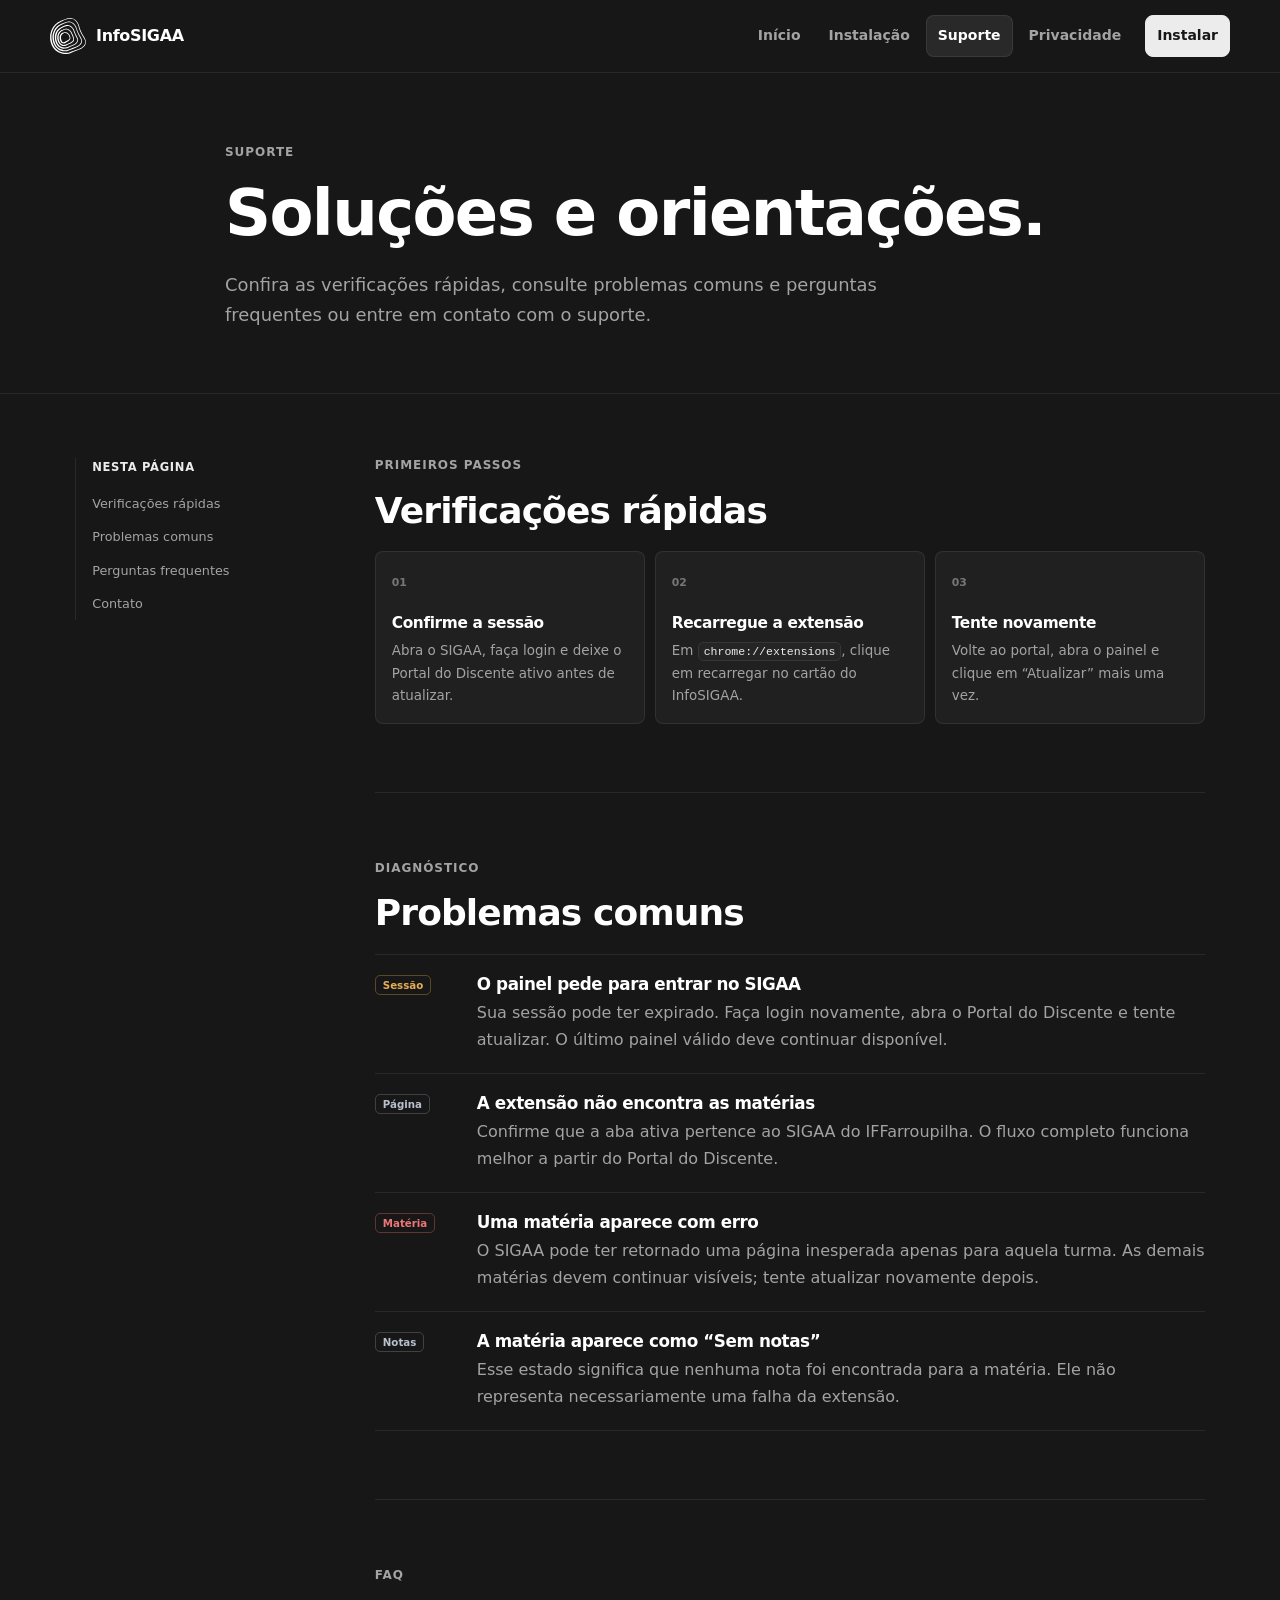
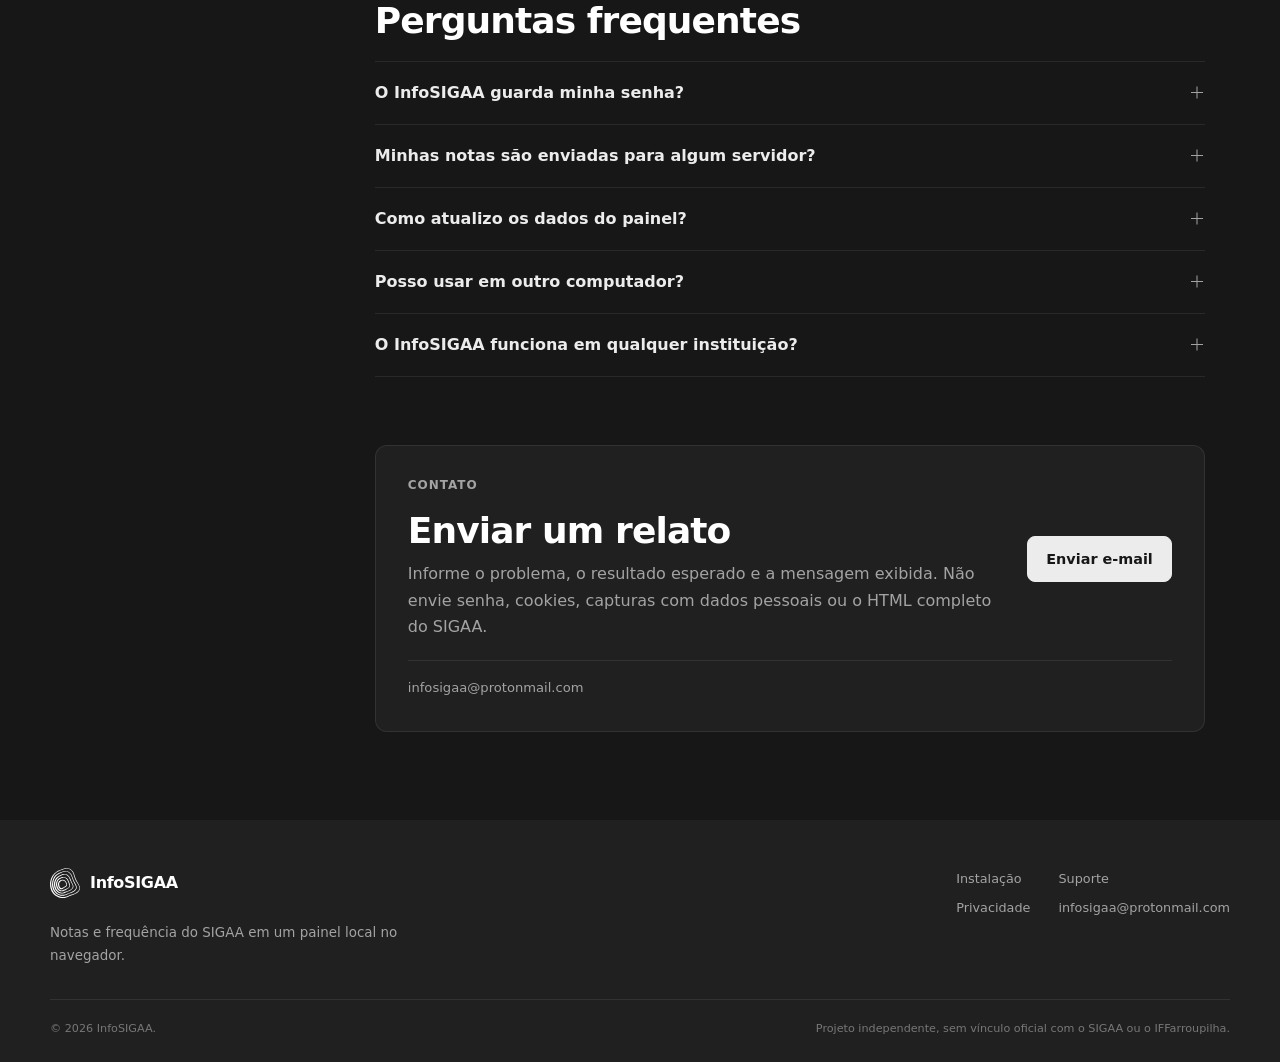
<file: website/suporte/index.html>
<!doctype html>
<html lang="pt-BR">
  <head>
    <meta charset="utf-8">
    <meta name="viewport" content="width=device-width, initial-scale=1">
    <meta name="description" content="Encontre soluções para problemas comuns do InfoSIGAA e entre em contato com o suporte.">
    <meta name="theme-color" content="#171717">
    <meta name="color-scheme" content="dark">
    <title>Suporte — InfoSIGAA</title>
    <link rel="icon" type="image/svg+xml" href="../assets/brand/favicon.svg?v=3">
    <link rel="apple-touch-icon" href="../assets/brand/apple-touch-icon.png">
    <link rel="stylesheet" href="../assets/css/site.css">
    <script src="../assets/js/site.js" defer></script>
  </head>
  <body>
    <a class="skip-link" href="#conteudo">Pular para o conteúdo</a>
    <header class="site-header">
      <div class="container header-inner">
        <a class="brand" href="../" aria-label="InfoSIGAA — página inicial"><img src="../assets/brand/logo-mark-white.svg" alt="" width="36" height="36"><span>InfoSIGAA</span></a>
        <button class="nav-toggle" type="button" aria-expanded="false" aria-controls="site-nav" data-nav-toggle><span class="nav-toggle-label">Menu</span><span class="nav-toggle-icon" aria-hidden="true"></span></button>
        <nav class="site-nav" id="site-nav" aria-label="Navegação principal" data-site-nav><a href="../">Início</a><a href="../instalacao/">Instalação</a><a href="./" aria-current="page">Suporte</a><a href="../privacidade/">Privacidade</a><a class="nav-cta" href="../instalacao/">Instalar</a></nav>
      </div>
    </header>

    <main id="conteudo">
      <section class="page-hero" aria-labelledby="page-title">
        <div class="container narrow-container"><p class="eyebrow">Suporte</p><h1 id="page-title">Soluções e orientações.</h1><p>Confira as verificações rápidas, consulte problemas comuns e perguntas frequentes ou entre em contato com o suporte.</p></div>
      </section>

      <div class="container page-layout">
        <aside class="page-index" aria-label="Nesta página"><p>Nesta página</p><nav><a href="#verificacoes">Verificações rápidas</a><a href="#problemas">Problemas comuns</a><a href="#faq">Perguntas frequentes</a><a href="#contato">Contato</a></nav></aside>
        <div class="prose">
          <section id="verificacoes">
            <p class="eyebrow">Primeiros passos</p><h2>Verificações rápidas</h2>
            <div class="support-grid">
              <article><span>01</span><h3>Confirme a sessão</h3><p>Abra o SIGAA, faça login e deixe o Portal do Discente ativo antes de atualizar.</p></article>
              <article><span>02</span><h3>Recarregue a extensão</h3><p>Em <code>chrome://extensions</code>, clique em recarregar no cartão do InfoSIGAA.</p></article>
              <article><span>03</span><h3>Tente novamente</h3><p>Volte ao portal, abra o painel e clique em “Atualizar” mais uma vez.</p></article>
            </div>
          </section>

          <section id="problemas">
            <p class="eyebrow">Diagnóstico</p><h2>Problemas comuns</h2>
            <div class="issue-list">
              <article><span class="badge warning">Sessão</span><div><h3>O painel pede para entrar no SIGAA</h3><p>Sua sessão pode ter expirado. Faça login novamente, abra o Portal do Discente e tente atualizar. O último painel válido deve continuar disponível.</p></div></article>
              <article><span class="badge info">Página</span><div><h3>A extensão não encontra as matérias</h3><p>Confirme que a aba ativa pertence ao SIGAA do IFFarroupilha. O fluxo completo funciona melhor a partir do Portal do Discente.</p></div></article>
              <article><span class="badge danger">Matéria</span><div><h3>Uma matéria aparece com erro</h3><p>O SIGAA pode ter retornado uma página inesperada apenas para aquela turma. As demais matérias devem continuar visíveis; tente atualizar novamente depois.</p></div></article>
              <article><span class="badge info">Notas</span><div><h3>A matéria aparece como “Sem notas”</h3><p>Esse estado significa que nenhuma nota foi encontrada para a matéria. Ele não representa necessariamente uma falha da extensão.</p></div></article>
            </div>
          </section>

          <section id="faq">
            <p class="eyebrow">FAQ</p><h2>Perguntas frequentes</h2>
            <div class="faq-list">
              <details><summary>O InfoSIGAA guarda minha senha?<span aria-hidden="true"></span></summary><p>Não. O login é feito diretamente no SIGAA. A extensão usa a sessão já aberta no seu navegador.</p></details>
              <details><summary>Minhas notas são enviadas para algum servidor?<span aria-hidden="true"></span></summary><p>Não. O InfoSIGAA não possui servidor externo para receber notas. No modo pessoal, o último resultado fica no armazenamento local da extensão; no modo compartilhado e em janelas anônimas, ele permanece apenas temporariamente durante a sessão atual do Chrome.</p></details>
              <details><summary>Como atualizo os dados do painel?<span aria-hidden="true"></span></summary><p>Entre no SIGAA, abra o Portal do Discente, abra o painel do InfoSIGAA e clique em “Atualizar”. A extensão só inicia a coleta quando você solicita.</p></details>
              <details><summary>Posso usar em outro computador?<span aria-hidden="true"></span></summary><p>Sim, instalando a extensão nesse computador. O histórico local não é sincronizado entre dispositivos ou perfis do Chrome.</p></details>
              <details><summary>O InfoSIGAA funciona em qualquer instituição?<span aria-hidden="true"></span></summary><p>A versão atual foi desenvolvida para o SIGAA do IFFarroupilha e possui acesso limitado a esse endereço.</p></details>
            </div>
          </section>

          <section id="contato" class="contact-panel">
            <div><p class="eyebrow">Contato</p><h2>Enviar um relato</h2><p>Informe o problema, o resultado esperado e a mensagem exibida. Não envie senha, cookies, capturas com dados pessoais ou o HTML completo do SIGAA.</p></div>
            <a class="button button-primary" href="mailto:infosigaa@protonmail.com?subject=Suporte%20InfoSIGAA">Enviar e-mail</a>
            <p class="contact-address">infosigaa@protonmail.com</p>
          </section>
        </div>
      </div>
    </main>

    <footer class="site-footer">
      <div class="container footer-grid"><div class="footer-brand"><a class="brand" href="../"><img src="../assets/brand/logo-mark-white.svg" alt="" width="30" height="30"><span>InfoSIGAA</span></a><p>Notas e frequência do SIGAA em um painel local no navegador.</p></div><nav aria-label="Links do rodapé"><a href="../instalacao/">Instalação</a><a href="./">Suporte</a><a href="../privacidade/">Privacidade</a><a href="mailto:infosigaa@protonmail.com">infosigaa@protonmail.com</a></nav></div>
      <div class="container footer-meta"><p>© <span data-current-year>2026</span> InfoSIGAA.</p><p>Projeto independente, sem vínculo oficial com o SIGAA ou o IFFarroupilha.</p></div>
    </footer>
  </body>
</html>
</file>
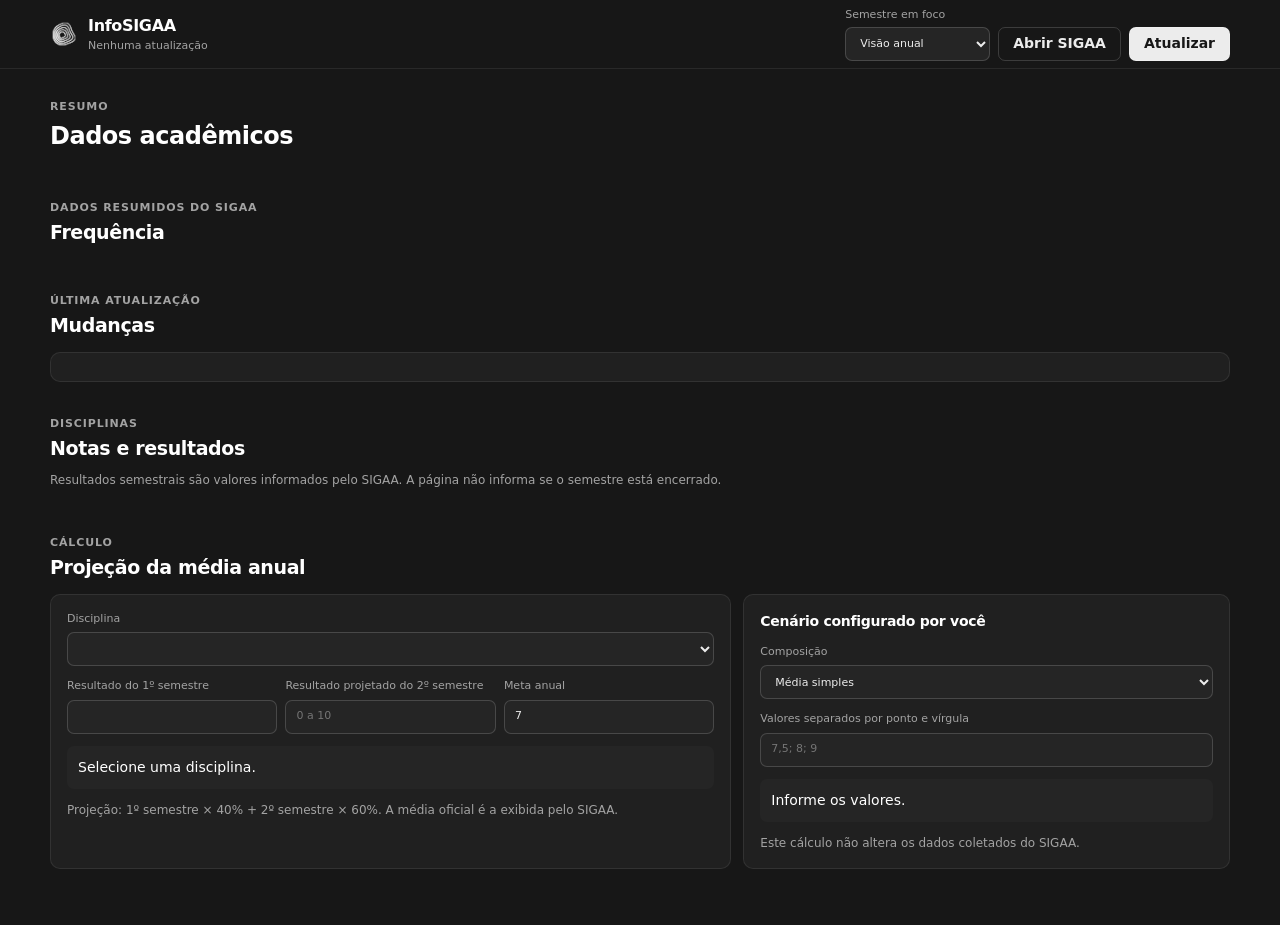
<file: dashboard.html>
<!doctype html>
<html lang="pt-BR">
  <head>
    <meta charset="utf-8">
    <meta name="viewport" content="width=device-width, initial-scale=1">
    <title>Dashboard · InfoSIGAA</title>
    <link rel="icon" href="icons/icon-32.png">
    <link rel="stylesheet" href="src/ui-tokens.css">
    <link rel="stylesheet" href="dashboard.css">
  </head>
  <body>
    <a class="skip-link" href="#content">Ir para o conteúdo</a>
    <header class="topbar">
      <div class="container topbar-inner">
        <div class="brand"><img src="icons/icon-32.png" alt="" width="28" height="28"><div><strong>InfoSIGAA</strong><span id="last-updated">Nenhuma atualização</span></div></div>
        <div class="header-actions">
          <label class="focus-control">Semestre em foco<select id="semester-focus"><option value="">Visão anual</option><option value="1">1º semestre</option><option value="2">2º semestre</option></select></label>
          <button id="open-sigaa" class="secondary-button" type="button">Abrir SIGAA</button>
          <button id="cancel-refresh" class="secondary-button danger-text" type="button" hidden>Cancelar</button>
          <button id="refresh" type="button">Atualizar</button>
        </div>
      </div>
    </header>

    <main id="content" class="container dashboard">
      <section id="status" class="status" aria-live="polite" hidden></section>

      <section aria-labelledby="overview-title">
        <div class="section-heading"><div><p class="eyebrow">Resumo</p><h1 id="overview-title">Dados acadêmicos</h1></div><span id="privacy-mode" class="meta"></span></div>
        <div id="metrics" class="metrics"></div>
      </section>

      <section aria-labelledby="attendance-title">
        <div class="section-heading"><div><p class="eyebrow">Dados resumidos do SIGAA</p><h2 id="attendance-title">Frequência</h2></div></div>
        <div id="attendance-summary" class="attendance-grid"></div>
      </section>

      <section aria-labelledby="changes-title">
        <div class="section-heading"><div><p class="eyebrow">Última atualização</p><h2 id="changes-title">Mudanças</h2></div></div>
        <div id="changes" class="panel changes"></div>
      </section>

      <section aria-labelledby="courses-title">
        <div class="section-heading"><div><p class="eyebrow">Disciplinas</p><h2 id="courses-title">Notas e resultados</h2></div></div>
        <p class="section-note">Resultados semestrais são valores informados pelo SIGAA. A página não informa se o semestre está encerrado.</p>
        <div id="courses" class="course-grid"></div>
      </section>

      <section aria-labelledby="simulator-title">
        <div class="section-heading"><div><p class="eyebrow">Cálculo</p><h2 id="simulator-title">Projeção da média anual</h2></div></div>
        <div class="simulator-grid">
          <form id="annual-simulator" class="panel form-panel">
            <label>Disciplina<select id="simulator-course"></select></label>
            <div class="form-row"><label>Resultado do 1º semestre<input id="simulator-s1" inputmode="decimal" readonly></label><label>Resultado projetado do 2º semestre<input id="simulator-s2" inputmode="decimal" placeholder="0 a 10"></label><label>Meta anual<input id="simulator-target" inputmode="decimal" value="7"></label></div>
            <output id="simulator-output" class="calculation">Selecione uma disciplina.</output>
            <p class="form-note">Projeção: 1º semestre × 40% + 2º semestre × 60%. A média oficial é a exibida pelo SIGAA.</p>
          </form>
          <form id="custom-scenario" class="panel form-panel">
            <h3>Cenário configurado por você</h3>
            <label>Composição<select id="scenario-type"><option value="simple">Média simples</option><option value="weighted">Média ponderada</option><option value="sum">Soma</option></select></label>
            <label>Valores separados por ponto e vírgula<input id="scenario-values" placeholder="7,5; 8; 9"></label>
            <label id="weights-label" hidden>Pesos separados por ponto e vírgula<input id="scenario-weights" placeholder="2; 3; 5"></label>
            <output id="scenario-output" class="calculation">Informe os valores.</output>
            <p class="form-note">Este cálculo não altera os dados coletados do SIGAA.</p>
          </form>
        </div>
      </section>
    </main>

    <script src="src/academic-model.js"></script>
    <script src="src/ui-format.js"></script>
    <script src="src/ui-model.js"></script>
    <script src="src/privacy-storage.js"></script>
    <script src="dashboard.js"></script>
  </body>
</html>
</file>
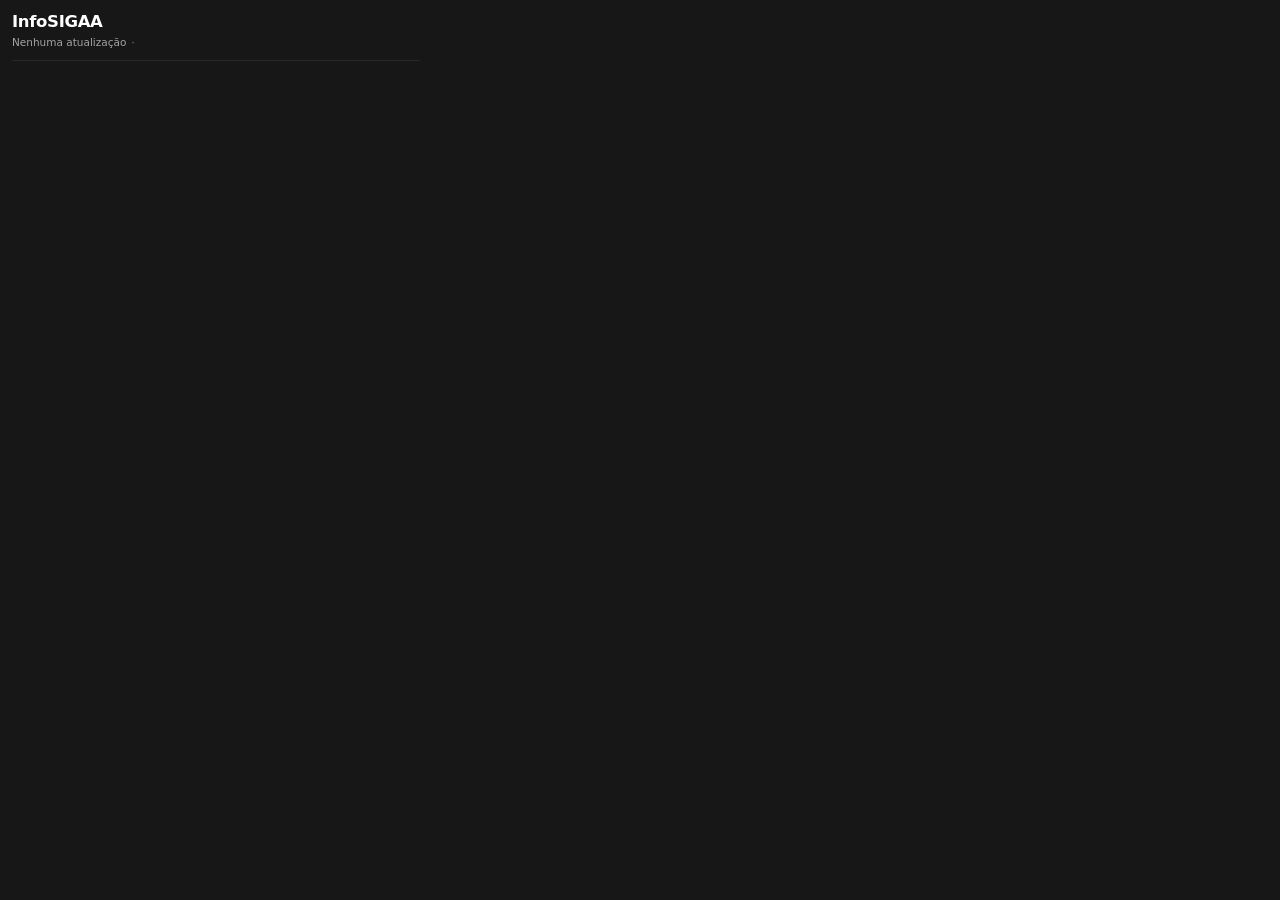
<file: popup.html>
<!doctype html>
<html lang="pt-BR">
  <head>
    <meta charset="utf-8">
    <meta name="viewport" content="width=device-width, initial-scale=1">
    <title>InfoSIGAA</title>
    <link rel="stylesheet" href="src/ui-tokens.css">
    <link rel="stylesheet" href="popup.css">
  </head>
  <body>
    <main class="app">
      <header class="header">
        <div class="header-copy">
          <h1 class="header-title">InfoSIGAA</h1>
          <div class="header-meta">
            <span id="last-updated" class="muted">Nenhuma atualização</span>
            <span class="meta-dot" aria-hidden="true">·</span>
            <span id="privacy-summary" class="privacy-summary" hidden></span>
          </div>
        </div>
        <div class="header-actions">
          <button id="open-dashboard-button" class="icon-button" type="button" title="Abrir dashboard" aria-label="Abrir dashboard" hidden>
            <svg viewBox="0 0 24 24" width="16" height="16" aria-hidden="true"><path fill="currentColor" d="M3 3h8v8H3V3Zm2 2v4h4V5H5Zm8-2h8v5h-8V3Zm2 2v1h4V5h-4ZM3 13h8v8H3v-8Zm2 2v4h4v-4H5Zm8-5h8v11h-8V10Zm2 2v7h4v-7h-4Z"/></svg>
            <span>Dashboard</span>
          </button>
          <button id="settings-button" class="icon-button" type="button" title="Configurações" aria-label="Configurações" hidden>
            <svg viewBox="0 0 24 24" width="16" height="16" aria-hidden="true"><path fill="currentColor" d="M19.4 13a7.8 7.8 0 0 0 0-2l2-1.6-2-3.4-2.5 1a8 8 0 0 0-1.7-1L15 3.3h-4L10.6 6a8 8 0 0 0-1.7 1l-2.5-1-2 3.4 2 1.6a7.8 7.8 0 0 0 0 2l-2 1.6 2 3.4 2.5-1a8 8 0 0 0 1.7 1l.4 2.7h4l.4-2.7a8 8 0 0 0 1.7-1l2.5 1 2-3.4-2-1.6ZM13 17h-2l-.3-2.2-.8-.3a5.4 5.4 0 0 1-1.2-.7l-.7-.5-2 .8-1-1.7 1.7-1.3-.1-.9a5.2 5.2 0 0 1 0-1.4l.1-.9L5 7.6l1-1.7 2 .8.7-.5a5.4 5.4 0 0 1 1.2-.7l.8-.3L11 3h2l.3 2.2.8.3a5.4 5.4 0 0 1 1.2.7l.7.5 2-.8 1 1.7-1.7 1.3.1.9a5.2 5.2 0 0 1 0 1.4l-.1.9 1.7 1.3-1 1.7-2-.8-.7.5a5.4 5.4 0 0 1-1.2.7l-.8.3L13 17Zm-1-3a3 3 0 1 0 0-6 3 3 0 0 0 0 6Zm0-2a1 1 0 1 1 0-2 1 1 0 0 1 0 2Z"/></svg>
            <span class="sr-only">Configurações</span>
          </button>
          <button id="cancel-refresh-button" class="icon-button cancel-refresh-button" type="button" title="Cancelar atualização" hidden>Cancelar</button>
          <button id="refresh-button" class="icon-button" type="button" title="Atualizar" aria-label="Atualizar" hidden>
            <svg class="icon-refresh" viewBox="0 0 24 24" width="16" height="16" aria-hidden="true"><path fill="currentColor" d="M17.65 6.35A7.958 7.958 0 0 0 12 4c-4.42 0-7.99 3.58-7.99 8s3.57 8 7.99 8c3.73 0 6.84-2.55 7.73-6h-2.08A5.99 5.99 0 0 1 12 18c-3.31 0-6-2.69-6-6s2.69-6 6-6c1.66 0 3.14.69 4.22 1.78L13 11h7V4l-2.35 2.35Z"/></svg>
            <span class="sr-only">Atualizar</span>
          </button>
        </div>
      </header>

      <section id="privacy-setup" class="privacy-panel setup-panel" aria-labelledby="setup-title" hidden>
        <p class="panel-eyebrow">Primeiro uso</p>
        <h2 id="setup-title">Onde você usa o InfoSIGAA?</h2>
        <p class="panel-description">Essa escolha define por quanto tempo notas e frequência permanecem neste perfil do Chrome. Você poderá mudar depois.</p>
        <div class="mode-choices">
          <button class="mode-choice recommended" type="button" data-setup-mode="personal">
            <span class="mode-choice-heading"><strong>Meu computador</strong><span>Recomendado</span></span>
            <small>Mantém o painel salvo e compara mudanças entre seus acessos.</small>
          </button>
          <button class="mode-choice" type="button" data-setup-mode="public">
            <span class="mode-choice-heading"><strong>Computador compartilhado</strong></span>
            <small>Mantém os dados acadêmicos apenas até o Chrome ser encerrado.</small>
          </button>
        </div>
      </section>

      <section id="privacy-settings" class="privacy-panel settings-panel" aria-labelledby="settings-title" hidden>
        <div class="panel-heading">
          <div><p class="panel-eyebrow">Configurações</p><h2 id="settings-title">Preferências do InfoSIGAA</h2></div>
          <button id="close-settings-button" class="secondary-button compact-button" type="button">Voltar</button>
        </div>
        <div class="settings-group">
          <span class="settings-label">Privacidade · tipo de dispositivo</span>
          <div class="mode-selector" role="group" aria-label="Tipo de dispositivo">
            <button class="mode-button" type="button" data-device-mode="personal">Pessoal</button>
            <button class="mode-button" type="button" data-device-mode="public">Compartilhado</button>
          </div>
          <p id="settings-description" class="settings-option-description"></p>
          <p id="incognito-note" class="settings-note" hidden>Na janela anônima, o modo compartilhado é usado automaticamente.</p>
        </div>
        <div class="settings-danger">
          <div><strong>Dados acadêmicos</strong><p>Apaga notas, frequência e histórico de mudanças desta extensão.</p></div>
          <button id="clear-data-button" class="danger-button" type="button">Limpar dados</button>
        </div>
      </section>

      <section id="dashboard" hidden>
        <section id="status" class="status" aria-live="polite" hidden></section>
        <section id="course-controls" class="controls" aria-label="Filtros de matérias">
          <div class="controls-primary">
            <div class="search-wrapper">
              <svg class="search-icon" viewBox="0 0 24 24" width="14" height="14" aria-hidden="true"><path fill="currentColor" d="M15.5 14h-.79l-.28-.27A6.471 6.471 0 0 0 16 9.5 6.5 6.5 0 1 0 9.5 16c1.61 0 3.09-.59 4.23-1.57l.27.28v.79l5 4.99L20.49 19l-4.99-5zm-6 0C7.01 14 5 11.99 5 9.5S7.01 5 9.5 5 14 7.01 14 9.5 11.99 14 9.5 14z"/></svg>
              <input id="course-search" class="search-input" type="search" placeholder="Buscar matéria..." autocomplete="off">
            </div>
            <label class="semester-focus-control">
              <span class="semester-focus-label" aria-hidden="true">Período</span>
              <select id="semester-focus" aria-label="Período em foco">
                <option value="">Anual</option>
                <option value="1">1º semestre</option>
                <option value="2">2º semestre</option>
              </select>
            </label>
          </div>
          <div id="course-filters" class="filters" role="group" aria-label="Filtrar matérias">
            <button class="filter-button active" type="button" data-filter="all" aria-pressed="true">Todas</button>
            <button class="filter-button" type="button" data-filter="with-grades" aria-pressed="false">Com notas</button>
            <button class="filter-button" type="button" data-filter="no-grades" aria-pressed="false">Sem notas</button>
            <button class="filter-button" type="button" data-filter="changed" aria-pressed="false">Alteradas</button>
            <button class="filter-button" type="button" data-filter="errors" aria-pressed="false">Erros</button>
          </div>
        </section>
        <div id="course-list-heading" class="course-list-heading" hidden>
          <h2>Disciplinas</h2>
          <span id="course-count" aria-live="polite"></span>
        </div>
        <section id="courses" class="courses" aria-label="Disciplinas"></section>
      </section>
    </main>

    <dialog id="confirmation-dialog" class="confirmation-dialog" aria-labelledby="confirmation-title">
      <form method="dialog">
        <h2 id="confirmation-title"></h2>
        <p id="confirmation-message"></p>
        <div class="dialog-actions">
          <button class="secondary-button" type="submit" value="cancel">Cancelar</button>
          <button id="confirm-action-button" class="danger-button" type="submit" value="confirm">Confirmar</button>
        </div>
      </form>
    </dialog>

    <script src="src/academic-model.js"></script>
    <script src="src/ui-format.js"></script>
    <script src="src/ui-model.js"></script>
    <script src="src/privacy-storage.js"></script>
    <script src="popup.js"></script>
  </body>
</html>
</file>
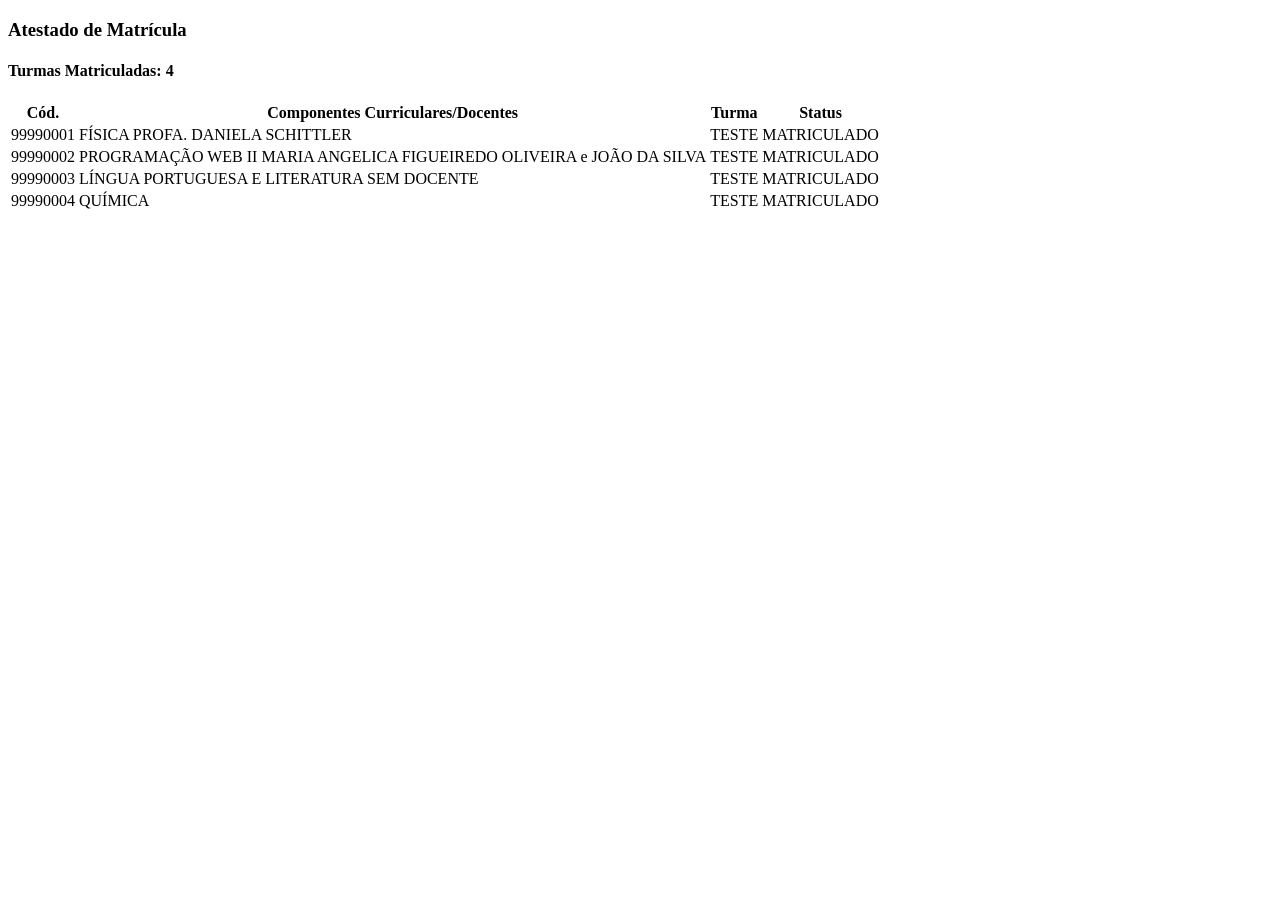
<file: fixtures/atestado-matricula.html>
<!doctype html>
<html lang="pt-BR">
  <head><meta charset="utf-8"><title>Atestado de Matrícula - Fixture sintética</title></head>
  <body>
    <h3>Atestado de Matrícula</h3>
    <h4>Turmas Matriculadas: 4</h4>
    <table>
      <tr>
        <th>Cód.</th><th>Componentes Curriculares/Docentes</th><th>Turma</th><th>Status</th>
      </tr>
      <tr>
        <td class="codigo">99990001</td>
        <td>
          <span class="componente">FÍSICA</span>
          <span class="docente">PROFA. DANIELA SCHITTLER</span>
        </td>
        <td>TESTE</td><td>MATRICULADO</td>
      </tr>
      <tr>
        <td class="codigo">99990002</td>
        <td>
          <span class="componente">PROGRAMAÇÃO WEB II</span>
          <span class="docente">MARIA ANGELICA FIGUEIREDO OLIVEIRA e JOÃO DA SILVA</span>
        </td>
        <td>TESTE</td><td>MATRICULADO</td>
      </tr>
      <tr>
        <td class="codigo">99990003</td>
        <td>
          <span class="componente">LÍNGUA PORTUGUESA E LITERATURA</span>
          <span class="docente">SEM DOCENTE</span>
        </td>
        <td>TESTE</td><td>MATRICULADO</td>
      </tr>
      <tr>
        <td class="codigo">99990004</td>
        <td>
          <span class="componente">QUÍMICA</span>
        </td>
        <td>TESTE</td><td>MATRICULADO</td>
      </tr>
    </table>
  </body>
</html>
</file>
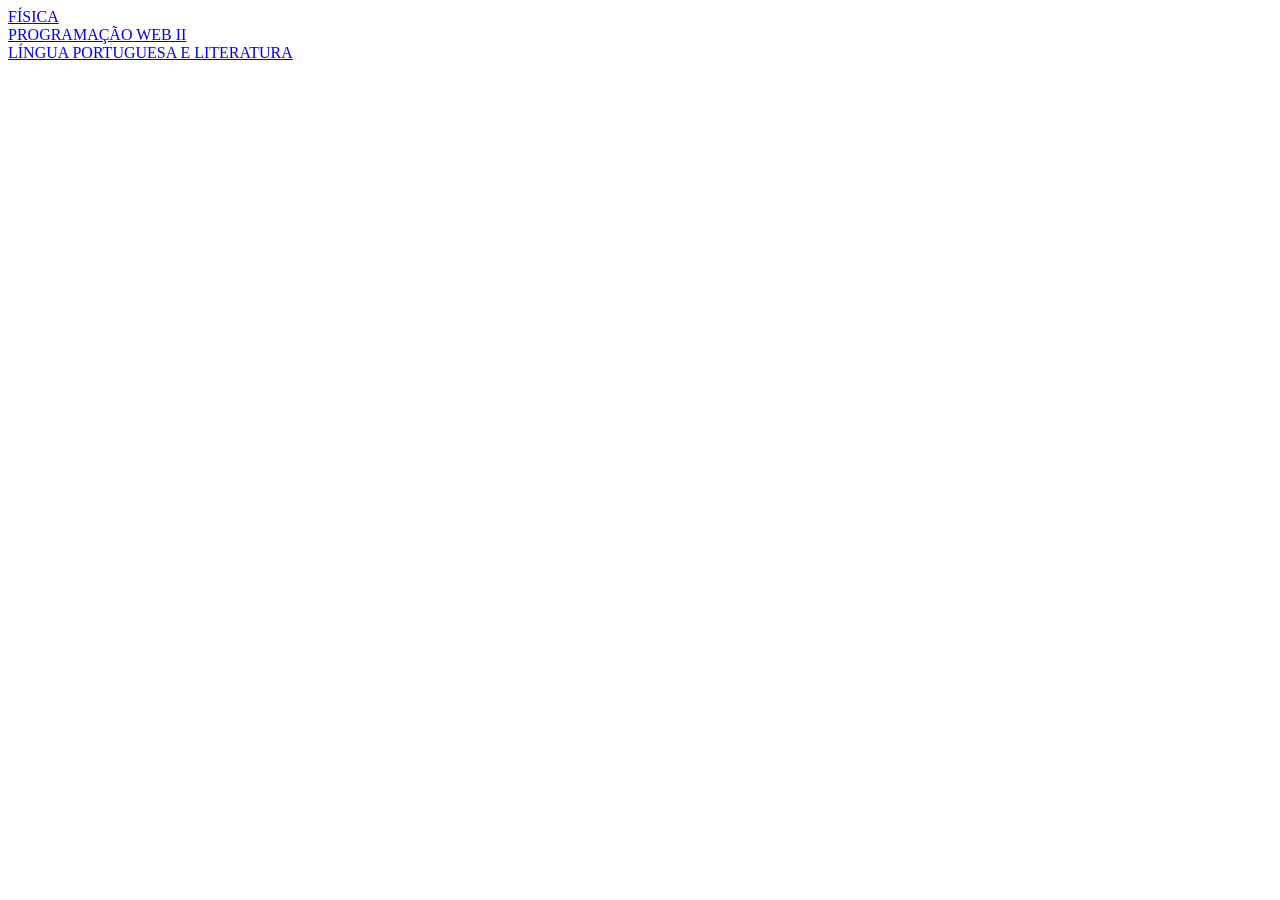
<file: fixtures/portal-discente.html>
<!doctype html>
<html lang="pt-BR">
  <head><meta charset="utf-8"><title>Portal Discente - Fixture sintética</title></head>
  <body>
    <form id="menu:form_menu_discente" name="menu:form_menu_discente" action="/sigaa/portais/discente/discente.jsf" method="post">
      <input type="hidden" name="menu:form_menu_discente" value="menu:form_menu_discente">
      <input type="hidden" name="jscook_action" value="">
      <input type="hidden" name="javax.faces.ViewState" value="TEST_VIEW_STATE">
      <script>
        var menu = [[null, 'Emitir Atestado de Matr&#237;cula', 'menu_test:A]#{ portalDiscente.atestadoMatricula }', 'menu:form_menu_discente', null]];
      </script>
    </form>
    <section id="turmas-do-semestre">
      <form id="form_acessarTurmaVirtual" name="form_acessarTurmaVirtual" action="/sigaa/portais/discente/discente.jsf" method="post">
        <input type="hidden" name="javax.faces.ViewState" value="TEST_VIEW_STATE">
        <a href="#" onclick="return jsfcljs(this,{'form_acessarTurmaVirtual:entrar':'form_acessarTurmaVirtual:entrar','frontEndIdTurma':'TEST_TURMA_1'},'');">FÍSICA</a>
      </form>
      <form id="form_acessarTurmaVirtualj_id_1" name="form_acessarTurmaVirtualj_id_1" action="/sigaa/portais/discente/discente.jsf" method="post">
        <input type="hidden" name="javax.faces.ViewState" value="TEST_VIEW_STATE">
        <a href="#" onclick="return jsfcljs(this,{'form_acessarTurmaVirtualj_id_1:entrar':'form_acessarTurmaVirtualj_id_1:entrar','frontEndIdTurma':'TEST_TURMA_2'},'');">PROGRAMAÇÃO WEB II</a>
      </form>
      <form id="form_acessarTurmaVirtualj_id_2" name="form_acessarTurmaVirtualj_id_2" action="/sigaa/portais/discente/discente.jsf" method="post">
        <input type="hidden" name="javax.faces.ViewState" value="TEST_VIEW_STATE">
        <a href="#" onclick="return jsfcljs(this,{'form_acessarTurmaVirtualj_id_2:entrar':'form_acessarTurmaVirtualj_id_2:entrar','frontEndIdTurma':'TEST_TURMA_3'},'');">LÍNGUA PORTUGUESA E LITERATURA</a>
      </form>
    </section>
  </body>
</html>
</file>
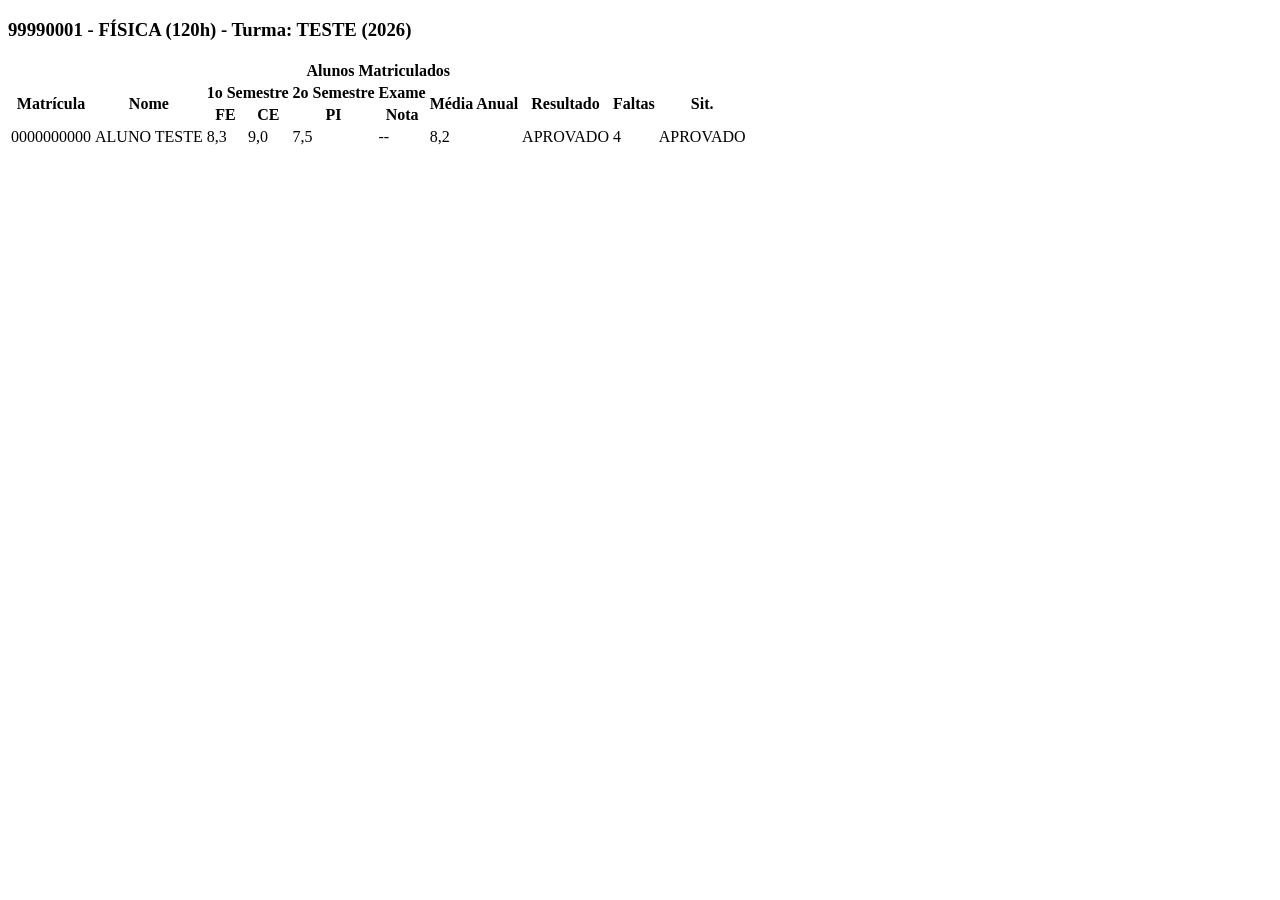
<file: fixtures/ver-notas-fisica.html>
<!doctype html>
<html lang="pt-BR">
  <head><meta charset="utf-8"><title>Notas - Fixture sintética</title></head>
  <body>
    <h3>99990001 - FÍSICA (120h) - Turma: TESTE (2026)</h3>
    <table>
      <tr><th colspan="10">Alunos Matriculados</th></tr>
      <tr>
        <th rowspan="2">Matrícula</th>
        <th rowspan="2">Nome</th>
        <th colspan="2">1o Semestre</th>
        <th>2o Semestre</th>
        <th>Exame</th>
        <th rowspan="2">Média Anual</th>
        <th rowspan="2">Resultado</th>
        <th rowspan="2">Faltas</th>
        <th rowspan="2">Sit.</th>
      </tr>
      <tr>
        <th id="aval_1">
          <input type="hidden" id="abrevAval_1" value="FE">
          <input type="hidden" id="denAval_1" value="Força Eletrostática">
          FE
        </th>
        <th id="aval_2">
          <input type="hidden" id="abrevAval_2" value="CE">
          <input type="hidden" id="denAval_2" value="Campo Elétrico">
          CE
        </th>
        <th title="Projeto Integrador">PI</th>
        <th>Nota</th>
      </tr>
      <tr>
        <td>0000000000</td>
        <td>ALUNO TESTE</td>
        <td>8,3</td>
        <td>9,0</td>
        <td>7,5</td>
        <td>--</td>
        <td>8,2</td>
        <td>APROVADO</td>
        <td>4</td>
        <td>APROVADO</td>
      </tr>
    </table>
  </body>
</html>
</file>
<file: website/assets/css/site.css>
:root {
  color-scheme: dark;
  --font-sans: ui-sans-serif, system-ui, -apple-system, BlinkMacSystemFont, "Segoe UI", Arial, sans-serif;
  --bg: #171717;
  --surface: #202020;
  --surface-muted: #252525;
  --surface-elevated: #2b2b2b;
  --surface-hover: #303030;
  --text: #ececec;
  --text-strong: #ffffff;
  --muted: #a3a3a3;
  --muted-soft: #777777;
  --border: rgb(255 255 255 / 8%);
  --border-strong: rgb(255 255 255 / 16%);
  --focus: rgb(255 255 255 / 26%);
  --accent: #ececec;
  --accent-hover: #ffffff;
  --accent-contrast: #171717;
  --accent-soft: rgb(255 255 255 / 8%);
  --ok: #6fcf97;
  --ok-soft: rgb(111 207 151 / 10%);
  --warning: #e6ad55;
  --warning-soft: rgb(230 173 85 / 10%);
  --danger: #ef7777;
  --danger-soft: rgb(239 119 119 / 10%);
  --info: #b8c0cc;
  --info-soft: rgb(184 192 204 / 9%);
  --radius-xs: 5px;
  --radius-control: 8px;
  --radius-panel: 12px;
  --space-1: 4px;
  --space-2: 8px;
  --space-3: 12px;
  --space-4: 16px;
  --space-5: 20px;
  --space-6: 24px;
  --space-7: 32px;
  --space-8: 48px;
  --space-9: 72px;
  --container: 1180px;
  --transition-fast: 120ms ease;
  --transition-base: 180ms ease;
}

*,
*::before,
*::after {
  box-sizing: border-box;
}

html {
  min-width: 280px;
  background: var(--bg);
  scroll-behavior: smooth;
  scroll-padding-top: 88px;
}

body {
  min-width: 0;
  min-height: 100vh;
  margin: 0;
  overflow-x: hidden;
  background: var(--bg);
  color: var(--text);
  font: 16px/1.65 var(--font-sans);
  -webkit-font-smoothing: antialiased;
  text-rendering: optimizeLegibility;
}

button,
input,
textarea,
select {
  font: inherit;
}

button,
a {
  -webkit-tap-highlight-color: transparent;
}

a {
  color: inherit;
}

img {
  display: block;
  max-width: 100%;
}

h1,
h2,
h3,
p {
  margin-top: 0;
}

h1,
h2,
h3 {
  color: var(--text-strong);
  line-height: 1.15;
  letter-spacing: -0.025em;
}

h1 {
  font-size: clamp(2.35rem, 5vw, 4.25rem);
  font-weight: 720;
}

h2 {
  font-size: clamp(1.75rem, 3vw, 2.65rem);
  font-weight: 690;
}

h3 {
  font-size: 1.05rem;
  font-weight: 660;
}

::selection {
  background: var(--accent);
  color: var(--accent-contrast);
}

:focus-visible {
  outline: 2px solid var(--accent);
  outline-offset: 3px;
}

.skip-link {
  position: fixed;
  z-index: 1000;
  top: 8px;
  left: 8px;
  padding: 8px 12px;
  border: 1px solid var(--border-strong);
  border-radius: var(--radius-control);
  background: var(--accent);
  color: var(--accent-contrast);
  font-size: 0.875rem;
  font-weight: 700;
  text-decoration: none;
  transform: translateY(-160%);
}

.skip-link:focus {
  transform: translateY(0);
}

.container {
  width: min(var(--container), calc(100% - 48px));
  margin-inline: auto;
}

.narrow-container {
  max-width: 830px;
  margin-left: max(0px, calc((100% - 830px) / 2));
}

.site-header {
  position: sticky;
  z-index: 100;
  top: 0;
  border-bottom: 1px solid var(--border);
  background: var(--bg);
}

.header-inner {
  position: relative;
  display: flex;
  min-height: 72px;
  align-items: center;
  justify-content: space-between;
  gap: var(--space-5);
}

.brand {
  display: inline-flex;
  align-items: center;
  gap: 10px;
  color: var(--text-strong);
  font-size: 1rem;
  font-weight: 700;
  letter-spacing: -0.02em;
  text-decoration: none;
}

.brand img {
  flex: 0 0 auto;
}

.site-nav {
  display: flex;
  align-items: center;
  gap: 4px;
}

.site-nav a {
  padding: 8px 11px;
  border: 1px solid transparent;
  border-radius: var(--radius-control);
  color: var(--muted);
  font-size: 0.875rem;
  font-weight: 620;
  text-decoration: none;
  transition: background var(--transition-fast), border-color var(--transition-fast), color var(--transition-fast);
}

.site-nav a:hover,
.site-nav a[aria-current="page"] {
  background: var(--accent-soft);
  color: var(--text-strong);
}

.site-nav a[aria-current="page"] {
  border-color: var(--border);
}

.site-nav .nav-cta {
  margin-left: 8px;
  border-color: var(--accent);
  background: var(--accent);
  color: var(--accent-contrast);
}

.site-nav .nav-cta:hover {
  border-color: var(--accent-hover);
  background: var(--accent-hover);
  color: var(--accent-contrast);
}

.nav-toggle {
  display: none;
  min-height: 38px;
  align-items: center;
  gap: 9px;
  padding: 0 11px;
  border: 1px solid var(--border-strong);
  border-radius: var(--radius-control);
  background: transparent;
  color: var(--text);
  cursor: pointer;
}

.nav-toggle-label {
  font-size: 0.8125rem;
  font-weight: 650;
}

.nav-toggle-icon,
.nav-toggle-icon::before,
.nav-toggle-icon::after {
  display: block;
  width: 16px;
  height: 1px;
  background: currentcolor;
  content: "";
  transition: transform var(--transition-base), opacity var(--transition-base);
}

.nav-toggle-icon {
  position: relative;
}

.nav-toggle-icon::before {
  position: absolute;
  top: -5px;
}

.nav-toggle-icon::after {
  position: absolute;
  top: 5px;
}

.nav-toggle[aria-expanded="true"] .nav-toggle-icon {
  background: transparent;
}

.nav-toggle[aria-expanded="true"] .nav-toggle-icon::before {
  top: 0;
  transform: rotate(45deg);
}

.nav-toggle[aria-expanded="true"] .nav-toggle-icon::after {
  top: 0;
  transform: rotate(-45deg);
}

.hero {
  padding: 84px 0 80px;
  border-bottom: 1px solid var(--border);
}

.hero-grid {
  display: grid;
  grid-template-columns: minmax(0, 1.05fr) minmax(380px, 0.85fr);
  align-items: center;
  gap: clamp(44px, 7vw, 96px);
}

.hero-copy {
  max-width: 680px;
}

.eyebrow {
  display: flex;
  align-items: center;
  gap: 8px;
  margin-bottom: var(--space-4);
  color: var(--muted);
  font-size: 0.75rem;
  font-weight: 700;
  letter-spacing: 0.08em;
  line-height: 1.3;
  text-transform: uppercase;
}

.hero h1 {
  max-width: 620px;
  margin-bottom: var(--space-6);
  font-size: clamp(2.5rem, 4.1vw, 3.75rem);
}

.hero-lead {
  max-width: 660px;
  margin-bottom: var(--space-7);
  color: var(--muted);
  font-size: clamp(1.05rem, 1.6vw, 1.22rem);
  line-height: 1.65;
}

.button-row {
  display: flex;
  flex-wrap: wrap;
  gap: var(--space-3);
}

.button {
  display: inline-flex;
  min-height: 46px;
  align-items: center;
  justify-content: center;
  gap: 10px;
  padding: 0 18px;
  border: 1px solid var(--border-strong);
  border-radius: var(--radius-control);
  font-size: 0.9rem;
  font-weight: 690;
  line-height: 1.2;
  text-decoration: none;
  transition: background var(--transition-fast), border-color var(--transition-fast), color var(--transition-fast), transform var(--transition-fast);
}

.button:hover {
  transform: translateY(-1px);
}

.button:active {
  transform: translateY(0);
}

.button-primary {
  border-color: var(--accent);
  background: var(--accent);
  color: var(--accent-contrast);
}

.button-primary:hover {
  border-color: var(--accent-hover);
  background: var(--accent-hover);
}

.button-secondary {
  background: transparent;
  color: var(--text);
}

.button-secondary:hover {
  border-color: var(--focus);
  background: var(--accent-soft);
  color: var(--text-strong);
}

.button-disabled {
  border-color: var(--border);
  background: var(--surface-muted);
  color: var(--muted-soft);
  cursor: not-allowed;
}

.button-disabled:hover,
.button-disabled:active {
  transform: none;
}

.trust-list {
  display: flex;
  flex-wrap: wrap;
  gap: 8px 20px;
  margin: var(--space-7) 0 0;
  padding: 0;
  color: var(--muted);
  font-size: 0.78rem;
  list-style: none;
}

.trust-list li {
  display: flex;
  align-items: center;
  gap: 8px;
}

.trust-list li::before {
  width: 5px;
  height: 5px;
  border-radius: 2px;
  background: var(--ok);
  content: "";
}

.product-preview {
  width: 100%;
  max-width: 500px;
  margin-left: auto;
  padding: 16px;
  border: 1px solid var(--border-strong);
  border-radius: var(--radius-panel);
  background: var(--surface);
}

.preview-toolbar {
  display: flex;
  align-items: center;
  justify-content: space-between;
  gap: var(--space-3);
  padding: 2px 0 14px;
  border-bottom: 1px solid var(--border);
}

.preview-title,
.preview-muted {
  margin: 0;
}

.preview-title {
  color: var(--text-strong);
  font-size: 1rem;
  font-weight: 680;
}

.preview-muted {
  color: var(--muted);
  font-size: 0.68rem;
}

.preview-button {
  min-height: 30px;
  padding: 5px 10px;
  border: 1px solid var(--accent);
  border-radius: var(--radius-control);
  background: var(--accent);
  color: var(--accent-contrast);
  font-size: 0.7rem;
  font-weight: 680;
}

.preview-status {
  display: flex;
  flex-wrap: wrap;
  gap: 6px 13px;
  padding: 13px 1px;
  color: var(--muted);
  font-size: 0.67rem;
}

.preview-status > span {
  display: inline-flex;
  align-items: center;
  gap: 5px;
}

.preview-status strong {
  color: var(--text);
  font-size: 0.75rem;
}

.status-dot {
  display: inline-block;
  width: 6px;
  height: 6px;
  flex: 0 0 auto;
  border-radius: 2px;
  background: var(--muted-soft);
}

.status-dot.ok {
  background: var(--ok);
}

.status-dot.warning {
  background: var(--warning);
}

.status-dot.info {
  background: var(--info);
}

.preview-course {
  overflow: hidden;
  border: 1px solid var(--border);
  border-radius: var(--radius-panel);
  background: var(--surface-muted);
}

.preview-course + .preview-course {
  margin-top: 10px;
}

.preview-course-header {
  display: grid;
  grid-template-columns: minmax(0, 1fr) auto;
  align-items: start;
  gap: 10px;
  padding: 12px;
  border-bottom: 1px solid var(--border);
}

.preview-course-header h2,
.preview-course-header p {
  margin: 0;
}

.preview-course-header h2 {
  font-size: 0.86rem;
  font-weight: 660;
}

.preview-course-header p {
  margin-top: 2px;
  color: var(--muted);
  font-size: 0.66rem;
}

.badge {
  display: inline-flex;
  min-height: 20px;
  align-items: center;
  width: fit-content;
  padding: 2px 7px;
  border: 1px solid var(--border);
  border-radius: var(--radius-xs);
  background: transparent;
  color: var(--muted);
  font-size: 0.64rem;
  font-style: normal;
  font-weight: 680;
  line-height: 1;
  white-space: nowrap;
}

.badge.ok {
  border-color: rgb(111 207 151 / 28%);
  color: var(--ok);
}

.badge.changed,
.badge.warning {
  border-color: rgb(230 173 85 / 32%);
  color: var(--warning);
}

.badge.info {
  border-color: rgb(184 192 204 / 25%);
  color: var(--info);
}

.badge.danger {
  border-color: rgb(239 119 119 / 32%);
  color: var(--danger);
}

.preview-course-body {
  padding: 12px;
}

.preview-stats {
  display: grid;
  grid-template-columns: repeat(3, minmax(0, 1fr));
  overflow: hidden;
  border: 1px solid var(--border);
  border-radius: var(--radius-control);
  background: var(--surface-elevated);
}

.preview-stats > span {
  display: flex;
  min-width: 0;
  flex-direction: column;
  gap: 2px;
  padding: 7px 9px;
  border-right: 1px solid var(--border);
}

.preview-stats > span:last-child {
  border-right: 0;
}

.preview-stats small,
.preview-grades small,
.preview-attendance small {
  color: var(--muted);
  font-size: 0.61rem;
}

.preview-stats strong,
.preview-grades strong {
  overflow: hidden;
  color: var(--text);
  font-size: 0.72rem;
  font-variant-numeric: tabular-nums;
  text-overflow: ellipsis;
  white-space: nowrap;
}

.ok-text {
  color: var(--ok) !important;
}

.warning-text {
  color: var(--warning) !important;
}

.preview-attendance {
  display: grid;
  gap: 6px;
  margin-top: 11px;
  padding-top: 10px;
  border-top: 1px solid var(--border);
}

.preview-attendance > div:first-child {
  display: flex;
  justify-content: space-between;
  gap: 10px;
  color: var(--text);
  font-size: 0.69rem;
  font-weight: 620;
}

.attendance-bar {
  overflow: hidden;
  height: 4px;
  border-radius: 2px;
  background: rgb(255 255 255 / 9%);
}

.attendance-bar span {
  display: block;
  height: 100%;
  border-radius: inherit;
  background: var(--ok);
}

.preview-label {
  margin: 12px 0 6px;
  color: var(--muted);
  font-size: 0.6rem;
  font-weight: 680;
  letter-spacing: 0.06em;
  text-transform: uppercase;
}

.preview-grades {
  display: flex;
  flex-wrap: wrap;
  gap: 6px;
}

.preview-grades > span {
  display: inline-flex;
  min-height: 25px;
  align-items: center;
  gap: 5px;
  padding: 3px 7px;
  border: 1px solid var(--border);
  border-radius: 6px;
}

.preview-grades > span.changed {
  border-color: rgb(230 173 85 / 35%);
}

.preview-grades > span.changed strong,
.preview-grades > span.changed em {
  color: var(--warning);
}

.preview-grades em {
  padding-left: 5px;
  border-left: 1px solid var(--border-strong);
  font-size: 0.52rem;
  font-style: normal;
  font-weight: 680;
  text-transform: uppercase;
}

.compact-course .preview-course-header {
  border-bottom: 0;
}

.preview-disclaimer {
  margin: 10px 0 0;
  color: var(--muted-soft);
  font-size: 0.65rem;
  text-align: right;
}

.section {
  padding: var(--space-9) 0;
  border-bottom: 1px solid var(--border);
}

.section-muted {
  background: var(--surface);
}

.section-compact {
  padding: var(--space-8) 0;
}

.section-heading {
  max-width: 690px;
  margin-bottom: var(--space-8);
}

.section-heading h2 {
  margin-bottom: var(--space-4);
}

.section-heading > p:last-child {
  margin: 0;
  color: var(--muted);
  font-size: 1.05rem;
}

.feature-grid {
  display: grid;
  grid-template-columns: repeat(3, minmax(0, 1fr));
  gap: var(--space-4);
}

.feature-card,
.action-card {
  min-width: 0;
  padding: var(--space-6);
  border: 1px solid var(--border);
  border-radius: var(--radius-panel);
  background: var(--surface);
}

.feature-card h3 {
  margin: 28px 0 12px;
  font-size: 1.2rem;
}

.feature-card p,
.action-card p {
  margin: 0;
  color: var(--muted);
}

.feature-index {
  color: #a8a8a8 !important;
  font-size: 0.7rem;
  font-weight: 700;
  letter-spacing: 0.08em;
}

.split-heading {
  display: grid;
  grid-template-columns: minmax(0, 0.85fr) minmax(380px, 1fr);
  gap: clamp(48px, 8vw, 110px);
}

.split-heading .section-heading {
  margin: 0;
}

#como-funciona {
  padding-block: 60px;
}

#como-funciona .section-heading {
  max-width: 520px;
}

#como-funciona .section-heading h2 {
  max-width: 500px;
}

.steps-list {
  margin: 0;
  padding: 0;
  list-style: none;
}

.steps-list li {
  display: grid;
  grid-template-columns: 34px minmax(0, 1fr);
  gap: var(--space-4);
  padding: 0 0 24px;
  border-bottom: 1px solid var(--border);
}

.steps-list li + li {
  padding-top: 24px;
}

#como-funciona .steps-list li {
  gap: var(--space-3);
  padding-bottom: 20px;
}

#como-funciona .steps-list li + li {
  padding-top: 20px;
}

#como-funciona .steps-list li:last-child {
  padding-bottom: 0;
}

.steps-list li:last-child {
  padding-bottom: 0;
  border-bottom: 0;
}

.steps-list > li > span,
.installation-steps > li > span {
  display: inline-flex;
  width: 32px;
  height: 32px;
  align-items: center;
  justify-content: center;
  border: 1px solid var(--border-strong);
  border-radius: var(--radius-control);
  color: var(--muted);
  font-size: 0.75rem;
  font-weight: 700;
}

#como-funciona .steps-list > li > span {
  border-color: var(--focus);
  background: var(--accent-soft);
  color: var(--text);
}

.steps-list h3,
.steps-list p {
  margin: 0;
}

.steps-list h3 {
  margin-bottom: 5px;
}

.steps-list p {
  color: var(--muted);
}

.section[aria-labelledby="privacidade-resumo-title"] {
  padding: 0;
  border-bottom: 0;
  background: var(--bg);
}

.privacy-panel {
  display: grid;
  grid-template-columns: minmax(0, 1fr) auto;
  align-items: center;
  gap: var(--space-8);
  padding: 56px 0;
  border-top: 1px solid var(--border);
  border-bottom: 1px solid var(--border);
  background: transparent;
}

.privacy-panel h2 {
  margin-bottom: 12px;
}

.privacy-panel .status-dot {
  display: none;
}

.privacy-panel p:last-child {
  max-width: 750px;
  margin: 0;
  color: var(--muted);
}

.action-grid {
  display: grid;
  grid-template-columns: repeat(2, minmax(0, 1fr));
  gap: var(--space-4);
}

.action-card h2 {
  margin-bottom: 12px;
  font-size: clamp(1.4rem, 2.6vw, 2rem);
}

.action-card .eyebrow {
  margin-bottom: var(--space-4);
}

.text-link {
  display: inline-flex;
  align-items: center;
  gap: 8px;
  margin-top: 22px;
  color: var(--text-strong);
  font-size: 0.9rem;
  font-weight: 680;
  text-underline-offset: 4px;
}

.text-link:hover {
  color: var(--accent-hover);
}

.page-hero {
  padding: 72px 0 64px;
  border-bottom: 1px solid var(--border);
}

.page-hero h1 {
  margin-bottom: var(--space-5);
  font-size: clamp(2.4rem, 5vw, 4rem);
}

.page-hero p:not(.eyebrow, .updated-date) {
  max-width: 750px;
  margin-bottom: 0;
  color: var(--muted);
  font-size: 1.12rem;
}

.updated-date {
  margin: var(--space-5) 0 0;
  color: var(--muted-soft);
  font-size: 0.8rem;
}

.page-layout {
  display: grid;
  grid-template-columns: 210px minmax(0, 830px);
  justify-content: center;
  gap: clamp(48px, 7vw, 90px);
  padding-top: 64px;
  padding-bottom: 88px;
}

.page-index {
  align-self: start;
  position: sticky;
  top: 104px;
  padding-left: var(--space-4);
  border-left: 1px solid var(--border);
}

.page-index > p {
  margin-bottom: 10px;
  color: var(--text);
  font-size: 0.72rem;
  font-weight: 700;
  letter-spacing: 0.06em;
  text-transform: uppercase;
}

.page-index nav {
  display: grid;
}

.page-index a {
  padding: 6px 0;
  color: var(--muted);
  font-size: 0.8rem;
  text-decoration: none;
}

.page-index a:hover {
  color: var(--text-strong);
}

.prose {
  min-width: 0;
}

.prose > section {
  scroll-margin-top: 100px;
}

.prose > section + section {
  margin-top: 68px;
  padding-top: 68px;
  border-top: 1px solid var(--border);
}

.prose h2 {
  margin-bottom: var(--space-5);
  font-size: clamp(1.65rem, 3vw, 2.25rem);
}

.prose h3 {
  margin-bottom: 8px;
}

.prose p,
.prose li {
  color: var(--muted);
}

.prose a:not(.button) {
  color: var(--text);
  text-underline-offset: 3px;
}

.prose a:not(.button):hover {
  color: var(--text-strong);
}

code {
  padding: 2px 5px;
  border: 1px solid var(--border);
  border-radius: var(--radius-xs);
  background: var(--surface-muted);
  color: var(--text);
  font: 0.86em/1.4 ui-monospace, SFMono-Regular, Consolas, "Liberation Mono", monospace;
  overflow-wrap: anywhere;
}

.check-grid {
  display: grid;
  grid-template-columns: repeat(3, minmax(0, 1fr));
  gap: 10px;
  margin-top: var(--space-6);
}

.check-grid > div {
  padding: var(--space-4);
  border: 1px solid var(--border);
  border-radius: var(--radius-control);
  background: var(--surface);
}

.check-grid span {
  display: inline-block;
  height: 23px;
  margin-bottom: var(--space-4);
  color: #a8a8a8;
  font-size: 0.75rem;
  font-weight: 600;
  letter-spacing: 0.04em;
  line-height: 23px;
}

.check-grid p {
  margin: 0;
  font-size: 0.88rem;
}

.check-grid strong {
  display: block;
  margin-bottom: 3px;
  color: var(--text);
}

.notice {
  display: grid;
  gap: 4px;
  margin-top: var(--space-5);
  padding: var(--space-4) var(--space-5);
  border-left: 2px solid var(--info);
  border-radius: 0 var(--radius-control) var(--radius-control) 0;
  background: var(--info-soft);
}

.notice strong {
  color: var(--text);
  font-size: 0.86rem;
}

.notice p {
  margin: 0;
  font-size: 0.88rem;
}

.notice-neutral {
  border: 1px solid #343434;
  border-left: 2px solid #a8a8a8;
  background: #202020;
}

.download-card {
  display: flex;
  align-items: center;
  justify-content: space-between;
  gap: var(--space-5);
  padding: var(--space-5);
  border: 1px solid var(--border);
  border-radius: var(--radius-panel);
  background: var(--surface);
}

.download-card > div {
  display: grid;
  gap: 5px;
}

.download-card strong {
  color: var(--text-strong);
}

.download-card span:not(.button) {
  color: var(--muted);
  font-size: 0.88rem;
}

.download-links {
  display: flex;
  flex-wrap: wrap;
  gap: var(--space-2);
  margin: var(--space-3) 0 0;
  color: var(--muted-soft) !important;
  font-size: 0.78rem;
}

.prose .download-links a {
  color: inherit;
}

.installation-steps,
.plain-steps {
  margin: var(--space-6) 0 0;
  padding: 0;
  list-style: none;
}

.installation-steps li {
  display: grid;
  grid-template-columns: 34px minmax(0, 1fr);
  gap: var(--space-4);
  padding: var(--space-5) 0;
  border-bottom: 1px solid var(--border);
}

.installation-steps li:first-child {
  padding-top: 0;
}

.installation-steps li:last-child {
  border-bottom: 0;
}

.installation-steps h3,
.installation-steps p {
  margin: 0;
}

.installation-steps p {
  margin-top: 5px;
}

.source-note {
  margin: var(--space-5) 0 0;
  font-size: 0.82rem;
}

.plain-steps {
  counter-reset: plain-step;
}

.plain-steps li {
  position: relative;
  counter-increment: plain-step;
  padding: 10px 0 10px 34px;
  border-bottom: 1px solid var(--border);
}

.plain-steps li::before {
  position: absolute;
  left: 0;
  color: var(--muted-soft);
  font-size: 0.75rem;
  font-weight: 700;
  content: counter(plain-step, decimal-leading-zero);
}

.inline-cta,
.contact-panel {
  padding: var(--space-7) !important;
  border: 1px solid var(--border) !important;
  border-radius: var(--radius-panel);
  background: var(--surface);
}

.inline-cta {
  display: grid;
  grid-template-columns: minmax(0, 1fr) auto;
  align-items: end;
  gap: var(--space-6);
}

.inline-cta h2,
.contact-panel h2 {
  margin-bottom: 10px;
}

.inline-cta p:last-child,
.contact-panel p:last-child {
  margin-bottom: 0;
}

.support-grid {
  display: grid;
  grid-template-columns: repeat(3, minmax(0, 1fr));
  gap: 10px;
}

.support-grid article {
  padding: var(--space-4);
  border: 1px solid var(--border);
  border-radius: var(--radius-control);
  background: var(--surface);
}

.support-grid article > span {
  color: var(--muted-soft);
  font-size: 0.68rem;
  font-weight: 700;
}

.support-grid h3 {
  margin: 20px 0 8px;
  font-size: 0.96rem;
}

.support-grid p {
  margin: 0;
  font-size: 0.84rem;
}

.issue-list {
  border-top: 1px solid var(--border);
}

.issue-list article {
  display: grid;
  grid-template-columns: 82px minmax(0, 1fr);
  align-items: start;
  gap: var(--space-5);
  padding: var(--space-5) 0;
  border-bottom: 1px solid var(--border);
}

.issue-list h3,
.issue-list p {
  margin: 0;
}

.issue-list p {
  margin-top: 6px;
}

.faq-list {
  border-top: 1px solid var(--border);
}

.faq-list details {
  border-bottom: 1px solid var(--border);
}

.faq-list summary {
  display: flex;
  min-height: 62px;
  align-items: center;
  justify-content: space-between;
  gap: var(--space-4);
  color: var(--text);
  cursor: pointer;
  font-weight: 640;
  list-style: none;
}

.faq-list summary::-webkit-details-marker {
  display: none;
}

.faq-list summary span {
  position: relative;
  width: 16px;
  height: 16px;
  flex: 0 0 auto;
}

.faq-list summary span::before,
.faq-list summary span::after {
  position: absolute;
  top: 7px;
  left: 2px;
  width: 12px;
  height: 1px;
  background: var(--muted);
  content: "";
}

.faq-list summary span::after {
  transform: rotate(90deg);
  transition: transform var(--transition-fast);
}

.faq-list details[open] summary span::after {
  transform: rotate(0);
}

.faq-list details p {
  max-width: 700px;
  margin: -2px 0 var(--space-5);
}

.contact-panel {
  display: grid;
  grid-template-columns: minmax(0, 1fr) auto;
  align-items: center;
  gap: var(--space-5);
}

.contact-panel .contact-address {
  grid-column: 1 / -1;
  margin: 0;
  padding-top: var(--space-4);
  border-top: 1px solid var(--border);
  color: var(--muted);
  font-size: 0.82rem;
}

.legal-copy > section + section {
  margin-top: 56px;
  padding-top: 56px;
}

.legal-copy ul {
  display: grid;
  gap: 8px;
  padding-left: 20px;
}

.privacy-summary-grid {
  display: grid;
  grid-template-columns: repeat(3, minmax(0, 1fr));
  gap: 1px;
  overflow: hidden;
  border: 1px solid var(--border);
  border-radius: var(--radius-control);
  background: var(--border);
}

.privacy-summary-grid div {
  display: grid;
  gap: 7px;
  padding: var(--space-4);
  background: var(--surface);
}

.privacy-summary-grid strong {
  color: var(--text);
  font-size: 0.88rem;
}

.privacy-summary-grid span {
  color: var(--muted);
  font-size: 0.8rem;
}

.permission-list {
  border-top: 1px solid var(--border);
}

.permission-list > div {
  display: grid;
  grid-template-columns: minmax(170px, 0.35fr) minmax(0, 1fr);
  gap: var(--space-5);
  padding: var(--space-4) 0;
  border-bottom: 1px solid var(--border);
}

.permission-list p {
  margin: 0;
}

.site-footer {
  padding: var(--space-8) 0 var(--space-6);
  background: var(--surface);
}

.footer-grid {
  display: grid;
  grid-template-columns: minmax(0, 1fr) auto;
  gap: var(--space-7);
  padding-bottom: var(--space-7);
}

.footer-brand p {
  max-width: 390px;
  margin: var(--space-4) 0 0;
  color: var(--muted);
  font-size: 0.84rem;
}

.footer-grid nav {
  display: grid;
  grid-template-columns: repeat(2, max-content);
  align-content: start;
  gap: 8px 28px;
}

.footer-grid nav a {
  color: var(--muted);
  font-size: 0.8rem;
  text-decoration: none;
}

.footer-grid nav a:hover {
  color: var(--text-strong);
}

.footer-meta {
  display: flex;
  align-items: center;
  justify-content: space-between;
  gap: var(--space-5);
  padding-top: var(--space-5);
  border-top: 1px solid var(--border);
}

.footer-meta p {
  margin: 0;
  color: var(--muted-soft);
  font-size: 0.7rem;
}

@media (max-width: 960px) {
  .hero-grid {
    grid-template-columns: minmax(0, 1fr) minmax(350px, 0.85fr);
    gap: 42px;
  }

  .feature-grid,
  .support-grid {
    grid-template-columns: repeat(2, minmax(0, 1fr));
  }

  .feature-card:last-child,
  .support-grid article:last-child {
    grid-column: 1 / -1;
  }
}

@media (max-width: 820px) {
  .container {
    width: min(100% - 36px, var(--container));
  }

  .nav-toggle {
    display: inline-flex;
  }

  .js .site-nav {
    position: absolute;
    top: calc(100% + 1px);
    right: 0;
    left: 0;
    display: none;
    align-items: stretch;
    flex-direction: column;
    gap: 3px;
    padding: 10px;
    border: 1px solid var(--border-strong);
    border-top: 0;
    border-radius: 0 0 var(--radius-panel) var(--radius-panel);
    background: var(--surface);
  }

  .js .site-nav[data-open="true"] {
    display: flex;
  }

  .site-nav a {
    padding: 10px 12px;
  }

  .site-nav .nav-cta {
    margin: 4px 0 0;
    text-align: center;
  }

  .hero {
    padding: 64px 0;
  }

  .hero-grid,
  .split-heading,
  .page-layout {
    grid-template-columns: minmax(0, 1fr);
  }

  .hero-copy {
    max-width: 740px;
  }

  .product-preview {
    max-width: 620px;
    margin: 0;
  }

  .split-heading {
    gap: var(--space-8);
  }

  #como-funciona .split-heading {
    gap: var(--space-7);
  }

  .privacy-panel {
    grid-template-columns: minmax(0, 1fr);
    align-items: start;
  }

  .privacy-panel .button {
    justify-self: start;
  }

  .page-layout {
    gap: var(--space-8);
    padding-top: var(--space-8);
  }

  .page-index {
    position: static;
    padding: 0 0 var(--space-4);
    border-bottom: 1px solid var(--border);
    border-left: 0;
  }

  .page-index nav {
    display: flex;
    flex-wrap: wrap;
    gap: 3px 18px;
  }

  .page-index a {
    padding: 3px 0;
  }
}

@media (max-width: 640px) {
  body {
    font-size: 15px;
  }

  .container {
    width: min(100% - 28px, var(--container));
  }

  .header-inner {
    min-height: 64px;
  }

  .brand img {
    width: 32px;
    height: 32px;
  }

  .hero,
  .page-hero {
    padding: 48px 0;
  }

  .hero h1,
  .page-hero h1 {
    font-size: clamp(2.05rem, 11vw, 3rem);
  }

  .hero-grid {
    gap: 44px;
  }

  .button-row,
  .button-row .button,
  .inline-cta .button,
  .contact-panel .button {
    width: 100%;
  }

  .trust-list {
    display: grid;
    grid-template-columns: minmax(0, 1fr);
  }

  .product-preview {
    padding: 12px;
  }

  .preview-status {
    display: grid;
    grid-template-columns: repeat(2, minmax(0, 1fr));
  }

  .preview-stats {
    grid-template-columns: repeat(2, minmax(0, 1fr));
  }

  .preview-stats > span:nth-child(2) {
    border-right: 0;
  }

  .preview-stats > span:last-child {
    grid-column: 1 / -1;
    border-top: 1px solid var(--border);
  }

  .section {
    padding: 54px 0;
  }

  #como-funciona {
    padding-block: 48px;
  }

  .section-heading {
    margin-bottom: var(--space-7);
  }

  .feature-grid,
  .action-grid,
  .check-grid,
  .support-grid,
  .privacy-summary-grid {
    grid-template-columns: minmax(0, 1fr);
  }

  .feature-card:last-child,
  .support-grid article:last-child {
    grid-column: auto;
  }

  .feature-card,
  .action-card,
  .inline-cta,
  .contact-panel {
    padding: var(--space-5) !important;
  }

  .download-card {
    align-items: stretch;
    flex-direction: column;
  }

  .privacy-panel {
    padding: 44px 0;
  }

  .inline-cta,
  .contact-panel {
    grid-template-columns: minmax(0, 1fr);
    align-items: start;
  }

  .page-layout {
    padding-bottom: 64px;
  }

  .prose > section + section,
  .legal-copy > section + section {
    margin-top: 48px;
    padding-top: 48px;
  }

  .issue-list article {
    grid-template-columns: minmax(0, 1fr);
    gap: 12px;
  }

  .permission-list > div {
    grid-template-columns: minmax(0, 1fr);
    gap: 10px;
  }

  .footer-grid {
    grid-template-columns: minmax(0, 1fr);
  }

  .footer-grid nav {
    grid-template-columns: minmax(0, 1fr);
  }

  .footer-meta {
    align-items: flex-start;
    flex-direction: column;
  }
}

@media (max-width: 340px) {
  .container {
    width: min(100% - 20px, var(--container));
  }

  .brand span {
    font-size: 0.9rem;
  }

  .nav-toggle-label {
    display: none;
  }

  .preview-toolbar {
    align-items: flex-start;
  }

  .preview-button {
    padding-inline: 8px;
  }

  .preview-status,
  .preview-stats {
    grid-template-columns: minmax(0, 1fr);
  }

  .preview-stats > span,
  .preview-stats > span:nth-child(2) {
    border-right: 0;
    border-bottom: 1px solid var(--border);
  }

  .preview-stats > span:last-child {
    grid-column: auto;
    border-top: 0;
    border-bottom: 0;
  }

  .preview-attendance > div:first-child {
    align-items: flex-start;
    flex-direction: column;
    gap: 2px;
  }
}

@media (prefers-reduced-motion: reduce) {
  *,
  *::before,
  *::after {
    scroll-behavior: auto !important;
    transition-duration: 0.01ms !important;
    animation-duration: 0.01ms !important;
    animation-iteration-count: 1 !important;
  }
}
</file>
<file: src/ui-tokens.css>
:root {
  color-scheme: dark;
  --font-sans: ui-sans-serif, system-ui, -apple-system, BlinkMacSystemFont, "Segoe UI", Arial, sans-serif;
  --bg: #171717;
  --surface: #202020;
  --surface-muted: #252525;
  --surface-elevated: #2b2b2b;
  --surface-hover: #2f2f2f;
  --text: #ececec;
  --text-strong: #ffffff;
  --muted: #a3a3a3;
  --muted-soft: #777777;
  --border: rgb(255 255 255 / 8%);
  --border-strong: rgb(255 255 255 / 16%);
  --focus: rgb(255 255 255 / 26%);
  --accent: #ececec;
  --accent-hover: #ffffff;
  --accent-contrast: #171717;
  --accent-soft: rgb(255 255 255 / 8%);
  --ok: #6fcf97;
  --ok-soft: rgb(111 207 151 / 10%);
  --warning: #e6ad55;
  --warning-soft: rgb(230 173 85 / 10%);
  --danger: #ef7777;
  --danger-soft: rgb(239 119 119 / 10%);
  --info: #b8c0cc;
  --info-soft: rgb(184 192 204 / 9%);
  --radius-xs: 4px;
  --radius-control: 7px;
  --radius-panel: 10px;
  --space-1: 3px;
  --space-2: 5px;
  --space-3: 8px;
  --space-4: 10px;
  --space-5: 12px;
  --space-6: 15px;
  --space-7: 18px;
  --text-xs: 10.5px;
  --text-sm: 11.5px;
  --text-base: 13px;
  --text-lg: 16.5px;
  --transition-fast: 120ms ease;
  --transition-base: 180ms ease;
}
</file>
<file: dashboard.css>
:root {
  --container: 1180px;
}
* { box-sizing: border-box; }
[hidden] { display: none !important; }
html { min-width: 320px; background: var(--bg); }
body { min-height: 100vh; margin: 0; background: var(--bg); color: var(--text); font: 14px/1.5 var(--font-sans); -webkit-font-smoothing: antialiased; }
button, input, select { font: inherit; }
button, select, input { min-height: 34px; border: 1px solid var(--border-strong); border-radius: var(--radius-control); }
button { padding: 0 14px; background: var(--accent); color: var(--accent-contrast); cursor: pointer; font-weight: 650; transition: background var(--transition-fast), transform var(--transition-fast); }
button:hover:not(:disabled) { background: var(--accent-hover); }
button:active:not(:disabled) { transform: translateY(1px); }
button:disabled { cursor: wait; opacity: .6; }
button:focus-visible, input:focus-visible, select:focus-visible, summary:focus-visible, a:focus-visible { outline: 2px solid var(--accent); outline-offset: 2px; }
select, input { width: 100%; padding: 0 10px; background: var(--surface-muted); color: var(--text); }
.container { width: min(var(--container), calc(100% - 40px)); margin-inline: auto; }
.skip-link { position: fixed; top: 8px; left: 8px; z-index: 200; padding: 8px 12px; border-radius: 7px; background: var(--accent); color: var(--accent-contrast); transform: translateY(-150%); }
.skip-link:focus { transform: none; }
.topbar { position: sticky; z-index: 100; top: 0; border-bottom: 1px solid var(--border); background: var(--bg); }
.topbar-inner { display: flex; min-height: 68px; align-items: center; justify-content: space-between; gap: 20px; }
.brand { display: flex; align-items: center; gap: 10px; }
.brand div { display: grid; }
.brand strong { color: var(--text-strong); font-size: 16px; letter-spacing: -.02em; }
.brand span, .meta { color: var(--muted); font-size: 11px; }
.header-actions { display: flex; align-items: end; gap: 8px; }
.focus-control { display: grid; gap: 3px; color: var(--muted); font-size: 11px; }
.focus-control select { min-width: 145px; }
.secondary-button { background: transparent; color: var(--text); }
.secondary-button:hover:not(:disabled) { background: var(--accent-soft); }
.danger-text { color: var(--danger); }
.dashboard { display: grid; min-width: 0; gap: 34px; padding-block: 30px 56px; }
.dashboard > section { min-width: 0; }
.status { padding: 11px 13px; border: 1px solid var(--border-strong); border-radius: var(--radius-control); background: var(--surface-muted); }
.status.warning { border-color: rgb(230 173 85 / 32%); color: var(--warning); }
.section-heading { display: flex; align-items: end; justify-content: space-between; gap: 16px; margin-bottom: 12px; }
.eyebrow { margin: 0 0 2px; color: var(--muted); font-size: 11px; font-weight: 700; letter-spacing: .08em; text-transform: uppercase; }
h1, h2, h3 { margin: 0; color: var(--text-strong); letter-spacing: -.02em; }
h1 { font-size: 24px; } h2 { font-size: 19px; } h3 { font-size: 14px; }
.section-note, .form-note { margin: -4px 0 12px; color: var(--muted); font-size: 12px; }
.panel, .metric, .course-card { border: 1px solid var(--border); border-radius: var(--radius-panel); background: var(--surface); }
.metrics { display: grid; grid-template-columns: repeat(auto-fit, minmax(140px, 1fr)); gap: 10px; }
.metric { display: grid; gap: 4px; padding: 14px; }
.metric span { color: var(--muted); font-size: 11px; }
.metric strong { color: var(--text-strong); font-size: 21px; }
.attendance-grid { display: grid; grid-template-columns: repeat(auto-fit, minmax(280px, 1fr)); gap: 10px; }
.attendance-card { display: grid; gap: 12px; padding: 14px; border: 1px solid var(--border); border-radius: var(--radius-panel); background: var(--surface); }
.attendance-card header { display: flex; align-items: baseline; justify-content: space-between; gap: 12px; }
.attendance-card.warning { border-color: rgb(230 173 85 / 32%); }
.attendance-card.critical { border-color: rgb(239 119 119 / 34%); }
.attendance-values { display: grid; grid-template-columns: repeat(3, minmax(0, 1fr)); gap: 6px; }
.empty { margin: 12px 0 0; color: var(--muted); }
.changes { padding: 14px; }
.changes-list { display: grid; gap: 8px; margin: 0; padding: 0; list-style: none; }
.changes-list li { display: flex; justify-content: space-between; gap: 12px; padding-bottom: 8px; border-bottom: 1px solid var(--border); }
.changes-list li:last-child { padding: 0; border: 0; }
.changes-list span { color: var(--muted); }
.course-grid { display: grid; grid-template-columns: 1fr; gap: 12px; }
.course-card { overflow: hidden; }
.course-card summary { display: flex; align-items: center; justify-content: space-between; gap: 12px; padding: 14px; cursor: pointer; list-style: none; }
.course-card summary::-webkit-details-marker { display: none; }
.course-title { min-width: 0; }
.course-title h3 { overflow: hidden; text-overflow: ellipsis; white-space: nowrap; }
.course-title p { margin: 2px 0 0; color: var(--muted); font-size: 11px; }
.course-stats { display: flex; flex: 0 0 auto; gap: 6px; }
.stat { display: grid; min-width: 74px; padding: 7px 9px; border: 1px solid var(--border); border-radius: var(--radius-control); background: var(--surface-muted); }
.stat span { color: var(--muted); font-size: 10px; }
.stat strong { color: var(--text-strong); }
.course-body { display: grid; gap: 14px; padding: 0 14px 14px; border-top: 1px solid var(--border); }
.semester-grid { display: grid; grid-template-columns: repeat(2, minmax(0, 1fr)); gap: 10px; padding-top: 14px; }
.academic-section { padding: 11px; border: 1px solid var(--border); border-radius: var(--radius-control); background: var(--surface-muted); }
.academic-result { display: flex; justify-content: space-between; gap: 8px; margin-top: 8px; padding-top: 8px; border-top: 1px solid var(--border); }
.academic-result span, .assessment span { color: var(--muted); }
.assessments { display: grid; gap: 5px; margin-top: 8px; }
.assessment { display: flex; justify-content: space-between; gap: 8px; font-size: 12px; }
.annual-row { display: grid; grid-template-columns: repeat(3, minmax(0, 1fr)); gap: 8px; }
.simulator-grid { display: grid; grid-template-columns: 1.4fr 1fr; gap: 12px; }
.form-panel { display: grid; align-content: start; gap: 12px; padding: 16px; }
.form-panel label { display: grid; gap: 5px; color: var(--muted); font-size: 11px; }
.form-row { display: grid; grid-template-columns: repeat(3, minmax(0, 1fr)); gap: 8px; }
.calculation { display: block; min-height: 42px; padding: 11px; border-radius: var(--radius-control); background: var(--surface-muted); color: var(--text-strong); }
.form-note { margin: 0; }
@media (max-width: 900px) { .metrics { grid-template-columns: repeat(2, minmax(0, 1fr)); } .course-grid, .simulator-grid { grid-template-columns: 1fr; } .topbar-inner { align-items: flex-start; padding-block: 12px; } .header-actions { flex-wrap: wrap; justify-content: flex-end; } }
@media (max-width: 620px) { .container { width: min(calc(100% - 24px), var(--container)); } .topbar-inner, .section-heading { align-items: stretch; flex-direction: column; } .header-actions { justify-content: stretch; } .header-actions > * { flex: 1 1 140px; } .semester-grid, .form-row, .annual-row, .attendance-values { grid-template-columns: 1fr; } .course-card summary { align-items: flex-start; flex-direction: column; } .course-stats { width: 100%; flex-wrap: wrap; } .course-stats .stat { flex: 1 1 110px; } }
@media (prefers-reduced-motion: reduce) { *, *::before, *::after { scroll-behavior: auto !important; transition-duration: .01ms !important; } }
</file>
<file: popup.css>
* {
  box-sizing: border-box;
}

[hidden] {
  display: none !important;
}

.sr-only {
  position: absolute;
  width: 1px;
  height: 1px;
  padding: 0;
  margin: -1px;
  overflow: hidden;
  clip: rect(0, 0, 0, 0);
  white-space: nowrap;
  border: 0;
}

html {
  --popup-scrollbar-width: 8px;
  /* O Chrome calcula o viewport do action popup a partir deste bloco. Medidas relativas criam um ciclo de redimensionamento. */
  width: 440px;
  min-width: 440px;
  max-width: 440px;
  overflow-x: hidden;
  overflow-y: auto;
  scrollbar-gutter: stable;
  background: var(--bg);
}

body {
  /* 440px menos a calha vertical reservada acima. */
  width: 432px;
  min-width: 0;
  min-height: 340px;
  margin: 0;
  overflow-x: hidden;
  background: var(--bg);
  color: var(--text);
  font: var(--text-base)/1.45 var(--font-sans);
  -webkit-font-smoothing: antialiased;
}

button,
input {
  font: inherit;
}

button {
  flex: 0 0 auto;
  min-height: 32px;
  padding: 0 var(--space-5);
  border: 1px solid var(--border-strong);
  border-radius: var(--radius-control);
  background: var(--accent);
  color: var(--accent-contrast);
  box-shadow: none;
  cursor: pointer;
  font-weight: 650;
  transition:
    background var(--transition-fast),
    border-color var(--transition-fast),
    color var(--transition-fast),
    opacity var(--transition-fast),
    transform var(--transition-fast);
}

button:hover:not(:disabled) {
  border-color: var(--accent-hover);
  background: var(--accent-hover);
}

button:active:not(:disabled) {
  transform: translateY(1px);
}

button:focus-visible,
.search-input:focus-visible,
.semester-focus-control select:focus-visible,
.grade-label:focus-visible,
.compact-grade-label:focus-visible,
.attendance-item span:focus-visible {
  outline: 2px solid var(--accent);
  outline-offset: 2px;
}

button:disabled {
  cursor: wait;
  opacity: 0.6;
}

.secondary-button,
.danger-button {
  border-color: var(--border-strong);
  background: transparent;
  color: var(--text);
}

.secondary-button:hover:not(:disabled) {
  border-color: rgb(255 255 255 / 26%);
  background: var(--accent-soft);
  color: var(--text-strong);
}

.danger-button {
  border-color: rgb(239 119 119 / 32%);
  color: var(--danger);
}

.danger-button:hover:not(:disabled) {
  border-color: rgb(239 119 119 / 52%);
  background: var(--danger-soft);
  color: #f39a9a;
}

.app {
  width: 100%;
  padding: var(--space-5);
}

.header {
  display: flex;
  align-items: flex-start;
  justify-content: space-between;
  gap: var(--space-3);
  margin-bottom: var(--space-4);
  padding-bottom: var(--space-4);
  border-bottom: 1px solid var(--border);
}

.header-copy {
  min-width: 0;
  flex: 1 1 auto;
}

.header-title {
  margin: 0;
  color: var(--text-strong);
  font-size: var(--text-lg);
  font-weight: 700;
  line-height: 1.2;
  letter-spacing: -0.02em;
}

.header-meta {
  display: flex;
  align-items: baseline;
  gap: 5px;
  flex-wrap: wrap;
  margin-top: 3px;
  font-size: var(--text-xs);
  color: var(--muted);
}

.header-meta .muted {
  margin: 0;
  font-size: inherit;
  color: var(--muted);
}

.meta-dot {
  color: var(--muted-soft);
  font-size: 11px;
  line-height: 1;
}

.privacy-summary {
  margin: 0;
  color: var(--muted);
  font-size: inherit;
}

.header-actions {
  display: flex;
  flex: 0 0 auto;
  align-items: center;
  gap: 6px;
  margin-top: 1px;
}

.icon-button {
  display: inline-flex;
  align-items: center;
  justify-content: center;
  width: 30px;
  height: 30px;
  min-height: 30px;
  padding: 0;
  border: 1px solid var(--border);
  border-radius: var(--radius-control);
  background: var(--surface-muted);
  color: var(--muted);
  cursor: pointer;
  transition:
    background var(--transition-fast),
    border-color var(--transition-fast),
    color var(--transition-fast),
    transform var(--transition-fast);
}

.icon-button:hover:not(:disabled) {
  border-color: var(--border-strong);
  background: var(--surface-hover);
  color: var(--text-strong);
}

.icon-button:active:not(:disabled) {
  transform: translateY(1px);
}

.icon-button svg {
  display: block;
}

#open-dashboard-button {
  width: auto;
  gap: 5px;
  padding-inline: 8px;
  color: var(--text);
  font-size: 11px;
}

.cancel-refresh-button {
  width: auto;
  padding-inline: 8px;
  color: var(--danger);
  font-size: 11px;
}

#refresh-button.is-refreshing .icon-refresh,
#refresh-button:disabled .icon-refresh {
  animation: refresh-icon-spin 0.85s linear infinite;
  color: var(--text-strong);
}

@keyframes refresh-icon-spin {
  to {
    transform: rotate(360deg);
  }
}

.status {
  margin: 0 0 var(--space-4);
  padding: 0;
  color: var(--muted);
}

.status.warning {
  padding: 8px 10px;
  border-left: 2px solid var(--warning);
  border-radius: 0 var(--radius-control) var(--radius-control) 0;
  background: var(--warning-soft);
  color: #e9c88f;
  font-size: var(--text-sm);
}

.privacy-panel {
  padding: var(--space-5);
  border: 1px solid var(--border);
  border-radius: var(--radius-panel);
  background: var(--surface);
}

.privacy-panel h2,
.confirmation-dialog h2 {
  margin: 0;
  color: var(--text-strong);
  font-size: 14.5px;
  font-weight: 670;
  line-height: 1.3;
  letter-spacing: -0.01em;
}

.panel-eyebrow {
  margin: 0 0 var(--space-2);
  color: var(--muted);
  font-size: var(--text-xs);
  font-weight: 650;
  letter-spacing: 0.06em;
  text-transform: uppercase;
}

.panel-description {
  margin: var(--space-2) 0 0;
  color: var(--muted);
  font-size: var(--text-sm);
  line-height: 1.5;
}

.mode-choices {
  display: grid;
  gap: var(--space-2);
  margin-top: var(--space-5);
}

.mode-choice {
  display: grid;
  justify-items: stretch;
  gap: var(--space-1);
  width: 100%;
  min-height: 0;
  padding: var(--space-4);
  border-color: var(--border);
  background: var(--surface-muted);
  color: var(--text);
  text-align: left;
}

.mode-choice:hover:not(:disabled) {
  border-color: var(--border-strong);
  background: var(--surface-hover);
}

.mode-choice.recommended {
  border-color: rgb(255 255 255 / 24%);
}

.mode-choice-heading {
  display: flex;
  align-items: center;
  justify-content: space-between;
  gap: var(--space-3);
}

.mode-choice-heading strong {
  color: var(--text-strong);
  font-size: var(--text-base);
}

.mode-choice-heading > span {
  color: var(--ok);
  font-size: var(--text-xs);
  font-weight: 650;
}

.mode-choice small {
  color: var(--muted);
  font-size: var(--text-xs);
  font-weight: 450;
  line-height: 1.4;
}

.panel-heading,
.settings-danger {
  display: flex;
  align-items: flex-start;
  justify-content: space-between;
  gap: var(--space-4);
}

.panel-heading > div,
.settings-danger > div {
  min-width: 0;
}

.compact-button {
  min-height: 28px;
  padding-inline: 8px;
  font-size: var(--text-sm);
}

.settings-group {
  display: grid;
  gap: var(--space-2);
  margin-top: var(--space-5);
  padding-top: var(--space-4);
  border-top: 1px solid var(--border);
}

.settings-label {
  color: var(--muted);
  font-size: var(--text-xs);
  font-weight: 650;
  letter-spacing: 0.04em;
  text-transform: uppercase;
}

.mode-selector {
  display: grid;
  grid-template-columns: repeat(2, minmax(0, 1fr));
  gap: var(--space-2);
}

.mode-button {
  min-width: 0;
  min-height: 30px;
  padding-inline: var(--space-3);
  border-color: var(--border);
  background: transparent;
  color: var(--muted);
  font-size: var(--text-sm);
}

.mode-button:hover:not(:disabled) {
  border-color: var(--border-strong);
  background: var(--accent-soft);
  color: var(--text);
}

.mode-button.active {
  border-color: var(--accent);
  background: var(--accent);
  color: var(--accent-contrast);
}

.mode-button:disabled {
  cursor: not-allowed;
}

.settings-note {
  margin: 0;
  padding: var(--space-2) var(--space-3);
  border-left: 2px solid var(--info);
  background: var(--info-soft);
  color: var(--muted);
  font-size: var(--text-xs);
}

.settings-option-description {
  margin: 0;
  color: var(--muted);
  font-size: var(--text-xs);
  line-height: 1.45;
}

.settings-danger {
  align-items: center;
  margin-top: var(--space-5);
  padding-top: var(--space-4);
  border-top: 1px solid var(--border);
}

.settings-danger strong {
  color: var(--text);
  font-size: var(--text-sm);
}

.settings-danger p {
  margin: 2px 0 0;
  color: var(--muted);
  font-size: var(--text-xs);
  line-height: 1.4;
}

.confirmation-dialog {
  width: min(340px, calc(100vw - 32px));
  padding: 0;
  border: 1px solid var(--border-strong);
  border-radius: var(--radius-panel);
  background: var(--surface-elevated);
  color: var(--text);
  box-shadow: none;
}

.status.overview {
  padding: 8px 10px;
  border: 1px solid var(--border);
  border-left: 2px solid var(--border-strong);
  border-radius: 0 var(--radius-control) var(--radius-control) 0;
  background: var(--surface);
}

.status.overview.has-warning {
  border-left-color: var(--warning);
}

.confirmation-dialog::backdrop {
  background: rgb(0 0 0 / 68%);
}

.confirmation-dialog form {
  padding: var(--space-5);
}

.confirmation-dialog p {
  margin: var(--space-3) 0 0;
  color: var(--muted);
  font-size: var(--text-sm);
  line-height: 1.5;
}

.dialog-actions {
  display: flex;
  justify-content: flex-end;
  gap: var(--space-2);
  margin-top: var(--space-5);
}

.refresh-warning {
  display: grid;
  justify-items: start;
  gap: var(--space-2);
}

.refresh-warning p {
  margin: 0;
}

.refresh-warning-message {
  color: var(--text);
  font-weight: 650;
}

.refresh-warning-cache {
  color: var(--muted);
  font-size: 11px;
}

.status.refreshing {
  padding: 9px 10px;
  border: 1px solid var(--border);
  border-left: 2px solid var(--ok);
  border-radius: 0 var(--radius-control) var(--radius-control) 0;
  background: var(--surface);
}

.refresh-progress {
  display: grid;
  gap: 5px;
}

.refresh-progress-heading {
  display: flex;
  align-items: baseline;
  justify-content: space-between;
  gap: var(--space-3);
}

.refresh-progress-heading strong {
  color: var(--text);
  font-size: 11.5px;
}

.refresh-progress-heading span,
.refresh-progress small {
  color: var(--muted);
  font-size: 10px;
  font-variant-numeric: tabular-nums;
}

.refresh-progress p {
  min-height: 16px;
  margin: 0;
  overflow: hidden;
  color: var(--muted);
  font-size: 11px;
  text-overflow: ellipsis;
  white-space: nowrap;
}

.refresh-progress-bar {
  overflow: hidden;
  height: 3px;
  border-radius: 2px;
  background: rgb(255 255 255 / 8%);
}

.refresh-progress-fill {
  display: block;
  height: 100%;
  border-radius: inherit;
  background: var(--ok);
  transition: width var(--transition-base);
}

.status-action {
  min-height: 28px;
  margin-top: var(--space-1);
  padding: 4px 9px;
  border-color: rgb(230 173 85 / 45%);
  background: rgb(230 173 85 / 12%);
  color: #f2cf91;
  font-size: var(--text-xs);
}

.status-chips {
  display: grid;
  grid-template-columns: repeat(3, minmax(0, 1fr));
  gap: 5px 9px;
}

.status-chip,
.compact-stat,
.compact-grade,
.compact-flag,
.badge {
  min-width: 0;
}

.status-chip {
  display: inline-flex;
  align-items: center;
  gap: 5px;
  min-height: 20px;
  color: var(--muted);
  font-size: 11px;
  line-height: 1.2;
}

.status-chip::before {
  width: 5px;
  height: 5px;
  border-radius: 50%;
  background: var(--muted-soft);
  content: "";
  flex-shrink: 0;
}

.status-chip strong {
  color: var(--text);
  font-size: 12px;
  font-variant-numeric: tabular-nums;
  font-weight: 700;
}

.status-chip.ok::before {
  background: var(--ok);
}

.status-chip.no-grades::before {
  background: var(--info);
}

.status-chip.absence::before {
  background: var(--warning);
}

.status-chip.error::before {
  background: var(--danger);
}

.status-chip.changed::before {
  background: var(--warning);
}

.controls {
  display: grid;
  gap: 8px;
  margin-bottom: var(--space-3);
}

.search-wrapper {
  position: relative;
  width: 100%;
}

.search-icon {
  position: absolute;
  left: 9px;
  top: 50%;
  transform: translateY(-50%);
  color: var(--muted-soft);
  pointer-events: none;
}

.search-input {
  width: 100%;
  height: 36px;
  min-height: 36px;
  padding: 0 10px 0 28px;
  border: 1px solid var(--border);
  border-radius: var(--radius-control);
  background: var(--surface-muted);
  color: var(--text);
  box-shadow: none;
  outline: none;
  font-size: 12px;
  transition:
    border-color var(--transition-fast),
    background var(--transition-fast),
    box-shadow var(--transition-fast);
}

.search-input::placeholder {
  color: var(--muted);
  font-size: 11.5px;
}

.search-input:hover {
  border-color: var(--border-strong);
  background: var(--surface-hover);
}

.search-input:focus {
  border-color: var(--border-strong);
  background: var(--surface);
  box-shadow: 0 0 0 2px var(--focus);
}

.filters {
  display: flex;
  flex-wrap: wrap;
  gap: 5px;
}

.filter-button {
  min-height: 24px;
  padding: 0 8px;
  border: 1px solid var(--border);
  border-radius: 6px;
  background: var(--surface-muted);
  color: var(--muted);
  font-size: 11px;
  font-weight: 550;
  transition:
    background var(--transition-fast),
    border-color var(--transition-fast),
    color var(--transition-fast);
}

.filter-button:hover:not(:disabled) {
  border-color: var(--border-strong);
  background: var(--surface-hover);
  color: var(--text);
}

.filter-button.active {
  border-color: var(--accent);
  background: var(--accent);
  color: var(--accent-contrast);
  font-weight: 650;
}

.courses {
  display: grid;
  gap: 9px;
  min-width: 0;
}

.course-list-heading {
  display: flex;
  align-items: baseline;
  justify-content: space-between;
  gap: var(--space-3);
  margin: 0 1px 7px;
}

.course-list-heading h2 {
  margin: 0;
  color: var(--text);
  font-size: 11.5px;
  font-weight: 680;
  letter-spacing: 0.02em;
}

.course-list-heading span {
  color: var(--muted);
  font-size: 10.5px;
  font-variant-numeric: tabular-nums;
}

.semester-focus-control select:focus-visible {
  outline: 2px solid var(--accent);
  outline-offset: 2px;
}

.controls-primary {
  display: flex;
  align-items: center;
  gap: 6px;
}

.semester-focus-control {
  position: relative;
  flex: 0 0 auto;
}

.semester-focus-label {
  position: absolute;
  z-index: 1;
  top: 4px;
  left: 8px;
  color: var(--muted);
  font-size: 8px;
  font-weight: 700;
  letter-spacing: 0.06em;
  line-height: 1;
  pointer-events: none;
  text-transform: uppercase;
}

.semester-focus-control select {
  width: 112px;
  height: 36px;
  min-height: 36px;
  padding: 12px 24px 2px 8px;
  border: 1px solid var(--border);
  border-radius: var(--radius-control);
  background: var(--surface-muted);
  color: var(--text);
  font: inherit;
  font-size: 11px;
  font-weight: 620;
  outline: none;
  transition:
    border-color var(--transition-fast),
    background var(--transition-fast);
}

.semester-focus-control select:hover {
  border-color: var(--border-strong);
  background: var(--surface-hover);
}

.popup-issues {
  display: grid;
  gap: 6px;
  margin: 0;
  padding: 9px 11px;
  border: 1px solid rgb(239 119 119 / 28%);
  border-radius: var(--radius-control);
  background: rgb(239 119 119 / 8%);
  color: var(--muted);
  font-size: 11px;
  list-style: none;
}

.popup-issues strong { color: var(--text); }

.course {
  --course-state: var(--muted-soft);
  position: relative;
  min-width: 0;
  overflow: hidden;
  border: 1px solid var(--border);
  border-radius: var(--radius-panel);
  background: var(--surface);
  box-shadow: none;
  transition:
    border-color var(--transition-fast),
    background var(--transition-fast);
}

.course::before {
  position: absolute;
  z-index: 1;
  top: 10px;
  bottom: 10px;
  left: 0;
  width: 3px;
  border-radius: 0 2px 2px 0;
  background: var(--course-state);
  content: "";
  opacity: 0.72;
}

.course.state-ok { --course-state: var(--ok); }
.course.state-changed { --course-state: var(--warning); }
.course.state-no-grades { --course-state: var(--info); }
.course.state-stale { --course-state: var(--warning); }
.course.state-error,
.course.state-removed { --course-state: var(--danger); }

.course:hover {
  border-color: var(--border-strong);
}

.course:focus-within,
.course.expanded {
  border-color: var(--border-strong);
}

.course-header {
  display: flex;
  align-items: flex-start;
  justify-content: space-between;
  gap: 8px;
  padding: 10px 12px 10px 14px;
  border-bottom: 1px solid var(--border);
  background: transparent;
  cursor: pointer;
  user-select: none;
}

.course-heading {
  min-width: 0;
  flex: 1 1 auto;
}

.course-title {
  margin: 0;
  color: var(--text-strong);
  font-size: 13.5px;
  font-weight: 680;
  line-height: 1.3;
  letter-spacing: -0.01em;
  overflow-wrap: anywhere;
}

.course-teacher {
  margin: 2px 0 0;
  color: var(--muted);
  font-size: 11px;
  line-height: 1.3;
  overflow-wrap: anywhere;
}

.course-actions {
  display: flex;
  flex: 0 0 auto;
  align-items: center;
  gap: 6px;
  margin-top: 1px;
}

.badge {
  display: inline-flex;
  align-items: center;
  height: 20px;
  padding: 0 6px;
  border: 1px solid var(--border);
  border-radius: var(--radius-xs);
  background: var(--surface-muted);
  color: var(--muted);
  font-size: 10.5px;
  font-weight: 650;
  line-height: 1;
  white-space: nowrap;
}

.badge.ok {
  border-color: rgb(111 207 151 / 28%);
  color: var(--ok);
  background: var(--ok-soft);
}

.badge.no-grades {
  border-color: rgb(184 192 204 / 22%);
  color: var(--info);
  background: var(--info-soft);
}

.badge.error,
.badge.removed {
  border-color: rgb(239 119 119 / 30%);
  color: var(--danger);
  background: var(--danger-soft);
}

.badge.new {
  border-color: rgb(111 207 151 / 28%);
  color: var(--ok);
  background: var(--ok-soft);
}

.badge.changed {
  border-color: rgb(230 173 85 / 30%);
  color: var(--warning);
  background: var(--warning-soft);
}

.course-toggle {
  display: inline-flex;
  align-items: center;
  gap: 4px;
  min-height: 22px;
  padding: 0 7px;
  border: 1px solid var(--border);
  border-radius: 5px;
  background: transparent;
  color: var(--muted);
  font-size: 11px;
  font-weight: 550;
  cursor: pointer;
  transition:
    background var(--transition-fast),
    border-color var(--transition-fast),
    color var(--transition-fast);
}

.course-toggle:hover:not(:disabled) {
  border-color: var(--border-strong);
  background: var(--accent-soft);
  color: var(--text-strong);
}

.toggle-chevron {
  display: inline-block;
  transition: transform var(--transition-base);
  color: var(--muted);
}

.course.expanded .toggle-chevron {
  transform: rotate(180deg);
}

.course-body {
  min-width: 0;
  padding: 10px 12px 10px 14px;
}

.course.no-grades .course-header {
  border-bottom: 0;
  padding-bottom: 6px;
}

.course.no-grades .course-body {
  padding-top: 0;
}

.error,
.empty-notes {
  margin: 0;
  line-height: 1.45;
  font-size: 11.5px;
  overflow-wrap: anywhere;
}

.error {
  color: var(--danger);
}

.empty-notes {
  color: var(--muted);
}

.course-notice {
  margin: 0;
  padding: 7px 9px;
  border-left: 2px solid currentcolor;
  border-radius: 0 5px 5px 0;
  font-size: 11px;
  line-height: 1.45;
  overflow-wrap: anywhere;
}

.course-notice strong {
  color: currentcolor;
  font-weight: 700;
}

.course-notice.error-notice {
  background: var(--danger-soft);
  color: var(--danger);
}

.course-notice.stale-notice {
  background: var(--warning-soft);
  color: #e9c88f;
}

.compact-summary {
  display: grid;
  gap: 8px;
  min-width: 0;
  cursor: pointer;
}

.compact-stats {
  display: grid;
  grid-template-columns: repeat(3, minmax(0, 1fr));
  gap: 6px;
  min-width: 0;
}

.compact-stats:has(.compact-stat:nth-child(4)) {
  grid-template-columns: repeat(2, minmax(0, 1fr));
}

.compact-stat {
  display: flex;
  min-width: 0;
  flex-direction: column;
  gap: 2px;
  padding: 6px 8px;
  border: 1px solid var(--border);
  border-radius: var(--radius-control);
  background: var(--surface-muted);
}

.compact-stat span {
  font-size: 9.5px;
  font-weight: 650;
  letter-spacing: 0.05em;
  color: var(--muted);
  text-transform: uppercase;
  overflow: hidden;
  text-overflow: ellipsis;
  white-space: nowrap;
}

.compact-stat strong {
  overflow: hidden;
  color: var(--text);
  font-size: 14.5px;
  font-weight: 700;
  font-variant-numeric: tabular-nums;
  text-overflow: ellipsis;
  white-space: nowrap;
  line-height: 1.2;
}

.compact-stat.average strong,
.compact-stat.presence.ok strong {
  color: var(--ok);
}

.compact-stat.absence strong,
.compact-stat.presence.warning strong {
  color: var(--warning);
}

.compact-stat.presence.critical strong {
  color: var(--danger);
}

.compact-stat.status strong {
  color: var(--text);
  font-size: 12px;
}

.attendance-compact {
  display: grid;
  gap: 4px;
  padding-top: 2px;
}

.attendance-compact-header {
  display: flex;
  justify-content: space-between;
  align-items: baseline;
  gap: var(--space-3);
  color: var(--text);
  font-size: 11.5px;
  font-weight: 600;
}

.attendance-bar {
  overflow: hidden;
  height: 5px;
  border-radius: 3px;
  background: rgb(255 255 255 / 8%);
}

.attendance-bar.compact {
  height: 3.5px;
  border-radius: 2px;
}

.attendance-fill {
  display: block;
  height: 100%;
  min-width: 2px;
  border-radius: inherit;
  transition:
    width var(--transition-base),
    opacity var(--transition-base);
}

.attendance-bar.ok .attendance-fill {
  background: var(--ok);
}

.attendance-bar.warning .attendance-fill {
  background: var(--warning);
}

.attendance-bar.critical .attendance-fill {
  background: var(--danger);
}

.compact-notes,
.compact-flags {
  display: flex;
  flex-wrap: wrap;
  align-items: center;
  gap: 5px;
  min-width: 0;
  margin-top: 2px;
}

.compact-label {
  flex: 0 0 100%;
  color: var(--muted);
  font-size: 9.5px;
  font-weight: 650;
  letter-spacing: 0.05em;
  text-transform: uppercase;
}

.compact-grade,
.compact-flag {
  display: inline-flex;
  align-items: center;
  gap: 5px;
  min-height: 22px;
  padding: 2px 7px;
  border: 1px solid var(--border);
  border-radius: 5px;
  background: var(--surface-muted);
  color: var(--muted);
  font-size: 11px;
}

.compact-grade strong {
  color: var(--text);
  font-size: 11.5px;
  font-weight: 650;
  font-variant-numeric: tabular-nums;
}

.compact-grade.changed {
  border-color: rgb(230 173 85 / 35%);
  color: var(--warning);
}

.compact-grade.new {
  border-color: rgb(111 207 151 / 32%);
  color: var(--ok);
}

.compact-grade.removed {
  border-color: rgb(239 119 119 / 35%);
  color: var(--danger);
}

.compact-grade.changed strong,
.compact-grade.new strong,
.compact-grade.removed strong {
  color: currentcolor;
}

.compact-flag {
  border-color: transparent;
  padding-inline: 0;
  color: var(--muted);
  font-size: 10.5px;
}

.compact-flag::before {
  width: 4px;
  height: 4px;
  border-radius: 1px;
  background: var(--muted-soft);
  content: "";
}

.compact-grade-label,
.grade-label {
  color: var(--muted);
}

.compact-grade-label[title],
.grade-label[title] {
  cursor: help;
  text-decoration: underline dotted;
  text-decoration-color: var(--muted-soft);
  text-underline-offset: 2px;
}

.period {
  margin-bottom: var(--space-4);
}

.period:last-of-type {
  margin-bottom: 0;
}

.period + .period,
.period + .summary-section,
.summary-section + .attendance-detail,
.period + .attendance-detail {
  padding-top: var(--space-3);
  border-top: 1px solid var(--border);
}

.period-title {
  margin: 0 0 var(--space-2);
  color: var(--muted);
  font-size: 10px;
  font-weight: 650;
  letter-spacing: 0.06em;
  text-transform: uppercase;
}

.period.single-item .period-single-row {
  display: flex;
  align-items: center;
  justify-content: space-between;
  gap: var(--space-3);
}

.period.single-item .period-title {
  margin: 0;
}

.grades {
  display: grid;
  grid-template-columns: repeat(auto-fill, minmax(72px, 1fr));
  gap: 6px;
  min-width: 0;
}

.grade {
  position: relative;
  min-width: 0;
  padding: 6px 8px;
  border: 1px solid var(--border);
  border-radius: var(--radius-control);
  background: var(--surface-muted);
  transition:
    border-color var(--transition-fast),
    background var(--transition-fast);
}

.grade:hover {
  border-color: var(--border-strong);
  background: var(--surface-hover);
}

.grade.inline-grade {
  display: inline-flex;
  align-items: baseline;
  gap: 6px;
  padding: 3px 8px;
  min-height: 0;
  border: 1px solid var(--border);
  border-radius: 5px;
  background: var(--surface-muted);
}

.grade.inline-grade .grade-value {
  margin-top: 0;
  font-size: 13.5px;
}

.grade.changed,
.grade.new,
.grade.removed {
  border-left-width: 2px;
}

.grade.changed {
  border-color: rgb(230 173 85 / 38%);
}

.grade.new {
  border-color: rgb(111 207 151 / 36%);
}

.grade.removed {
  border-color: rgb(239 119 119 / 38%);
}

.grade-label {
  display: block;
  overflow: hidden;
  font-size: 10.5px;
  font-weight: 600;
  line-height: 1.2;
  text-overflow: ellipsis;
  white-space: nowrap;
}

.grade-value {
  display: block;
  margin-top: 3px;
  color: var(--text-strong);
  font-size: 15px;
  font-weight: 700;
  font-variant-numeric: tabular-nums;
  line-height: 1;
}

.previous-value {
  display: block;
  margin-top: 3px;
  color: var(--warning);
  font-size: 10px;
}

.change-pill {
  display: inline-flex;
  align-items: center;
  width: fit-content;
  min-height: 14px;
  margin-top: 3px;
  padding: 0 4px;
  border: 1px solid currentcolor;
  border-radius: var(--radius-xs);
  background: transparent;
  color: inherit;
  font-size: 8.5px;
  font-weight: 650;
  line-height: 1;
}

.compact-grade .change-pill,
.grade.inline-grade .change-pill {
  min-height: 13px;
  margin: 0 0 0 2px;
  padding: 0 3px;
  font-size: 8px;
}

.summary-section {
  margin-top: var(--space-3);
}

.summary-grid {
  display: grid;
  grid-template-columns: repeat(2, minmax(0, 1fr));
  gap: 6px;
}

.summary-item {
  display: flex;
  align-items: baseline;
  justify-content: space-between;
  gap: 6px;
  min-width: 0;
  padding: 5px 8px;
  border: 1px solid var(--border);
  border-radius: var(--radius-control);
  background: var(--surface-muted);
  color: var(--muted);
  font-size: 11.5px;
}

.summary-item span {
  overflow: hidden;
  text-overflow: ellipsis;
  white-space: nowrap;
}

.summary-item strong {
  overflow: hidden;
  color: var(--text-strong);
  font-size: 12px;
  font-variant-numeric: tabular-nums;
  text-overflow: ellipsis;
  white-space: nowrap;
}

.attendance-detail {
  display: grid;
  gap: 8px;
  margin-top: var(--space-3);
}

.attendance-detail-header {
  display: flex;
  align-items: center;
  justify-content: space-between;
  gap: 8px;
}

.attendance-detail .period-title {
  margin: 0;
}

.attendance-grid {
  display: grid;
  grid-template-columns: repeat(2, minmax(0, 1fr));
  gap: 4px 12px;
  min-width: 0;
}

.attendance-item {
  display: flex;
  align-items: baseline;
  justify-content: space-between;
  gap: 6px;
  min-width: 0;
  padding: 3px 0;
  border-bottom: 1px solid var(--border);
  color: var(--muted);
  font-size: 11.5px;
}

.attendance-item:last-child {
  border-bottom: 0;
}

.attendance-item span {
  min-width: 0;
  overflow: hidden;
  text-overflow: ellipsis;
  white-space: nowrap;
}

.attendance-item strong {
  flex: 0 0 auto;
  color: var(--text-strong);
  font-variant-numeric: tabular-nums;
  white-space: nowrap;
  font-size: 12px;
}

.attendance-item.ok strong {
  color: var(--ok);
  font-weight: 700;
}

.attendance-item.warning strong {
  color: var(--warning);
  font-weight: 700;
}

.attendance-item.critical strong {
  color: var(--danger);
  font-weight: 700;
}

.custom-tooltip {
  position: fixed;
  z-index: 2147483647;
  max-width: min(260px, calc(100vw - 16px));
  padding: 4px 8px;
  border: 1px solid var(--border-strong);
  border-radius: var(--radius-control);
  background: #323232;
  color: var(--text-strong);
  box-shadow: none;
  font-size: 11.5px;
  line-height: 1.35;
  pointer-events: none;
}

.custom-tooltip[hidden] {
  display: none;
}

.empty-results {
  display: grid;
  justify-items: center;
  gap: 6px;
  margin: 0;
  padding: 22px var(--space-5);
  border: 1px dashed var(--border-strong);
  border-radius: var(--radius-panel);
  color: var(--muted);
  text-align: center;
  font-size: 12px;
}

.empty-results strong {
  color: var(--text);
  font-size: 12.5px;
}

.empty-results p {
  max-width: 280px;
  margin: 0;
  color: var(--muted);
  line-height: 1.45;
}

.empty-results-action {
  min-height: 28px;
  margin-top: 4px;
  padding-inline: 9px;
  font-size: 11px;
}

::-webkit-scrollbar {
  width: var(--popup-scrollbar-width);
}

::-webkit-scrollbar-track {
  background: var(--bg);
}

::-webkit-scrollbar-thumb {
  border: 2px solid var(--bg);
  border-radius: 5px;
  background: var(--border-strong);
}

@media (max-width: 360px) {
  .app {
    padding: var(--space-4);
  }

  .course-header {
    padding: 8px 10px 8px 12px;
  }

  .course-body {
    padding: 8px 10px 8px 12px;
  }

  .compact-stats {
    grid-template-columns: repeat(2, minmax(0, 1fr));
    gap: 4px;
  }

  .compact-stats .compact-stat:last-child:nth-child(3) {
    grid-column: 1 / -1;
  }

  .status-chips {
    grid-template-columns: repeat(2, minmax(0, 1fr));
  }

  #open-dashboard-button span {
    position: absolute;
    width: 1px;
    height: 1px;
    overflow: hidden;
    clip: rect(0, 0, 0, 0);
  }

  #open-dashboard-button {
    width: 30px;
    padding: 0;
  }

  .summary-grid,
  .attendance-grid {
    grid-template-columns: minmax(0, 1fr);
  }
}

@media (prefers-reduced-motion: reduce) {
  *,
  *::before,
  *::after {
    scroll-behavior: auto !important;
    transition-duration: 0.01ms !important;
    animation-duration: 0.01ms !important;
    animation-iteration-count: 1 !important;
  }
}
</file>
